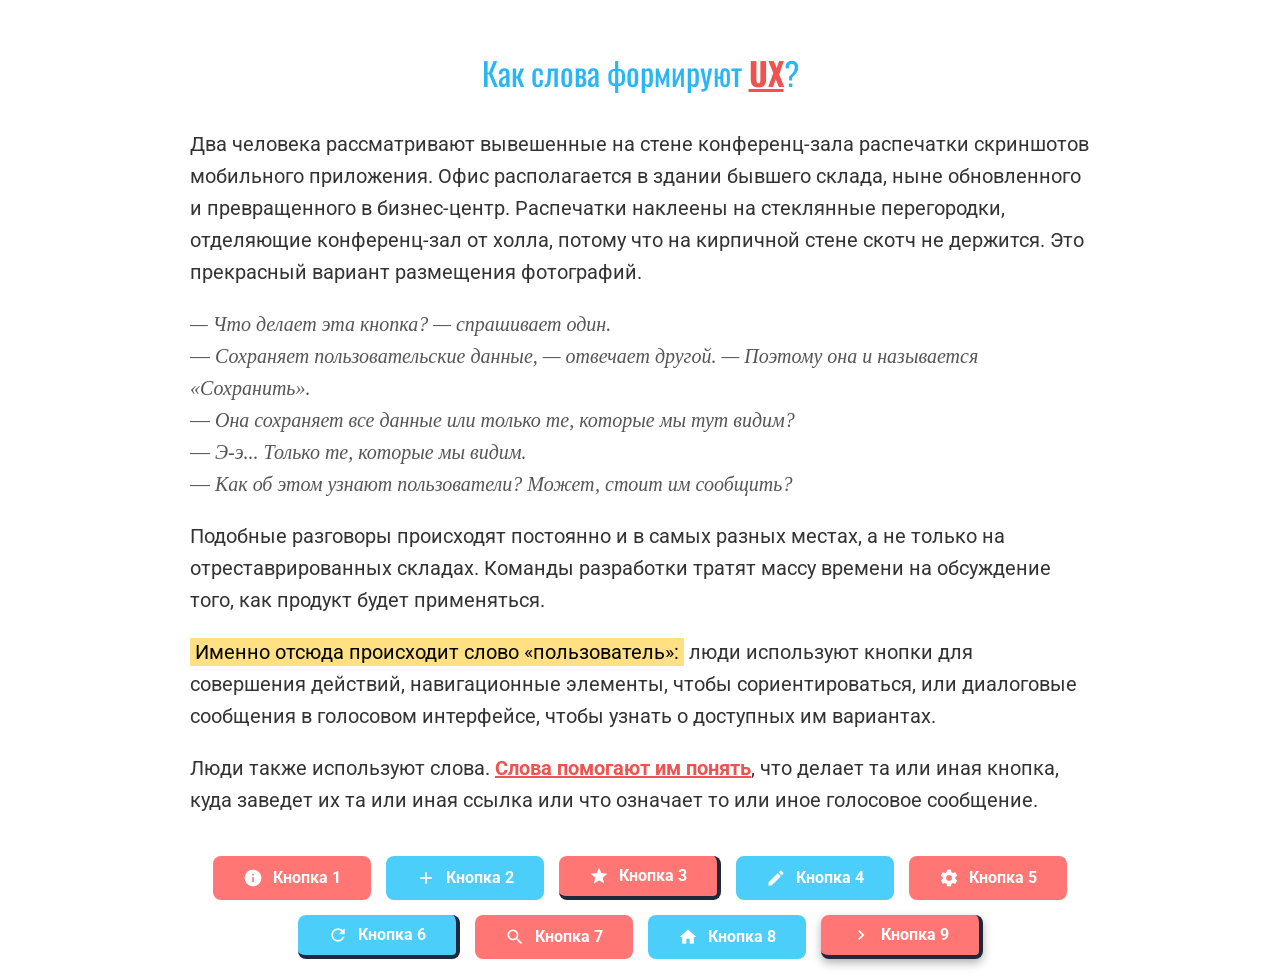
<file: Seminary/Task2/index.html>
<!DOCTYPE html>
<html lang="ru">
<head>
    <meta charset="UTF-8">
    <meta name="viewport" content="width=device-width, initial-scale=1.0">
    <title>Document</title>
    <link rel="stylesheet" href="main.css">
    <link rel="preconnect" href="https://fonts.googleapis.com">
    <link rel="preconnect" href="https://fonts.gstatic.com" crossorigin>
    <link href="https://fonts.googleapis.com/css2?family=Oswald:wght@200..700&family=Roboto:ital,wght@0,100..900;1,100..900&display=swap" rel="stylesheet">
    <link href="https://fonts.googleapis.com/icon?family=Material+Icons" rel="stylesheet">
</head>
<body>
    <h2 class="main-title">Как слова формируют <span>UX</span>?</h2>

    <p>Два человека рассматривают вывешенные на стене конференц-зала распечатки скриншотов мобильного приложения. Офис располагается в здании бывшего склада, ныне обновленного и превращенного в бизнес-центр. Распечатки наклеены на стеклянные перегородки, отделяющие конференц-зал от холла, потому что на кирпичной стене скотч не держится. Это прекрасный вариант размещения фотографий.</p>
    
    <p class="dialogue">
        <em>— Что делает эта кнопка? — спрашивает один.</em><br>
        — <em>Сохраняет пользовательские данные, — отвечает другой. — Поэтому она и называется «Сохранить».</em><br>
        — <em>Она сохраняет все данные или только те, которые мы тут видим?</em><br>
        — <em>Э-э... Только те, которые мы видим.</em><br>
        — <em>Как об этом узнают пользователи? Может, стоит им сообщить?</em>
    </p>

    <p>Подобные разговоры происходят постоянно и в самых разных местах, а не только на отреставрированных складах. Команды разработки тратят массу времени на обсуждение того, как продукт будет применяться.</p>
    
    <!-- Маркер по образцу -->
    <p><mark>Именно отсюда происходит слово «пользователь»:</mark> люди используют кнопки для совершения действий, навигационные элементы, чтобы сориентироваться, или диалоговые сообщения в голосовом интерфейсе, чтобы узнать о доступных им вариантах.</p>
    
    <!-- Красный текст по образцу -->
    <p>Люди также используют слова. <span class="red-text"><u>Слова помогают им понять</u></span>, что делает та или иная кнопка, куда заведет их та или иная ссылка или что означает то или иное голосовое сообщение.</p>

<div class="buttons-container">
    <button class="button"><span class="material-icons">info</span> Кнопка 1</button>
    <button class="button"><span class="material-icons">add</span> Кнопка 2</button>
    <button class="button"><span class="material-icons">star</span> Кнопка 3</button>
    <button class="button"><span class="material-icons">edit</span> Кнопка 4</button>
    <button class="button"><span class="material-icons">settings</span> Кнопка 5</button>
    <button class="button"><span class="material-icons">refresh</span> Кнопка 6</button>
    <button class="button"><span class="material-icons">search</span> Кнопка 7</button>
    <button class="button"><span class="material-icons">home</span> Кнопка 8</button>
    <button class="button"><span class="material-icons">chevron_right</span> Кнопка 9</button>
</div>
</body>
</html>
</file>
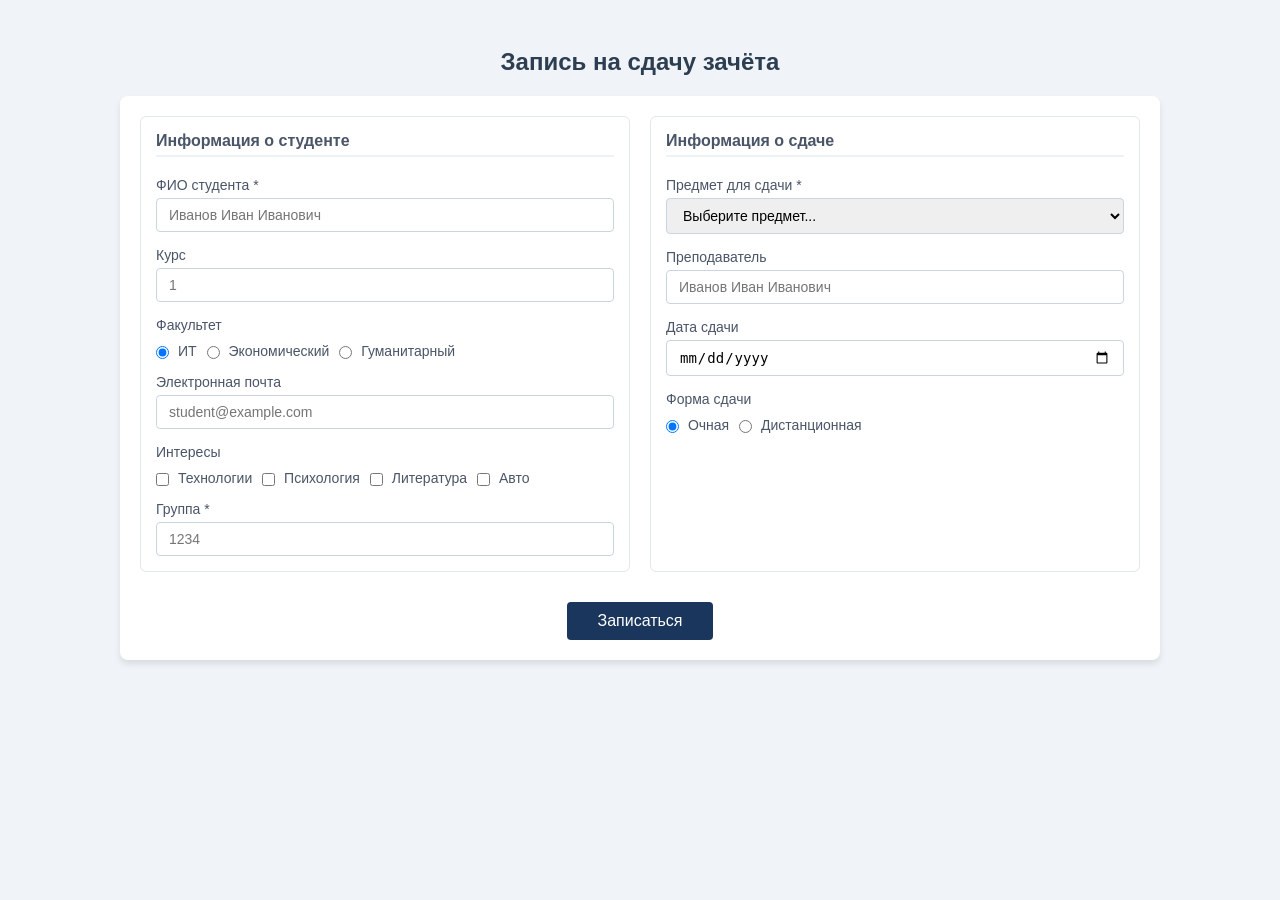
<file: Seminary/Task3.html>
<!DOCTYPE html>
<html lang="ru">
<head>
    <meta charset="UTF-8">
    <title>Запись на сдачу зачёта</title>
    <style>
        body {
            font-family: Arial, sans-serif;
            background-color: #f0f4f8;
            padding: 20px;
        }
        h2 {
            text-align: center;
            color: #2c3e50;
        }
        form {
            display: grid;
            grid-template-columns: 1fr 1fr;
            gap: 20px;
            max-width: 1000px;
            margin: 0 auto;
            background: #fff;
            padding: 20px;
            border-radius: 8px;
            box-shadow: 0 4px 6px rgba(0,0,0,0.1);
        }
        .column {
            display: flex;
            flex-direction: column;
            gap: 15px;
            padding: 15px;
            border: 1px solid #e2e8f0;
            border-radius: 6px;
            background-color: #ffffff;
        }
        .column-title {
            font-weight: bold;
            color: #4a5568;
            margin-bottom: 5px;
            border-bottom: 2px solid #edf2f7;
            padding-bottom: 5px;
        }
        .form-group {
            display: flex;
            flex-direction: column;
            gap: 5px;
        }
        .checkbox-group, .radio-group {
            display: flex;
            flex-wrap: wrap;
            gap: 10px;
            margin-top: 5px;
            align-items: center; /* Выравнивает всё по центру по вертикали */
        }
        .checkbox-group input, .radio-group input {
            vertical-align: middle; /* Центрирует сами кружки/квадратики */
            margin: 0 5px 0 0;       /* Убирает лишние отступы браузера */
        }

        label {
            font-size: 14px;
            color: #4a5568;
        }
        input[type="text"],
        input[type="number"],
        input[type="email"],
        input[type="date"],
        select {
            padding: 8px 12px;
            border: 1px solid #cbd5e1;
            border-radius: 4px;
            font-size: 14px;
            outline: none;
            transition: border-color 0.2s;
        }
        
        /* Стилизация валидации для ФИО, группы и преподавателя */
        .validated input:user-valid {
            border-color: #48bb78;
            background-color: #f0fff4;
        }
        .validated input:user-invalid {
            border-color: #f56565;
            background-color: #fff5f5;
        }
        
        /* Вывод сообщения об ошибке при помощи псевдокласса */
        .validated input:user-invalid + .error-msg {
            display: block;
        }
        .error-msg {
            display: none;
            font-size: 12px;
            color: #e53e3e;
            margin-top: 2px;
        }

        .btn-container {
            grid-column: 1 / -1;
            text-align: center;
            margin-top: 10px;
        }
        button {
            padding: 10px 30px;
            background-color: #1a365d;
            color: white;
            border: none;
            border-radius: 4px;
            font-size: 16px;
            cursor: pointer;
            transition: background-color 0.2s;
        }
        button:hover {
            background-color: #2a4365;
        }
    </style>
</head>
<body>

    <h2>Запись на сдачу зачёта</h2>

    <form>
        <div class="column">
            <div class="column-title">Информация о студенте</div>
            
            <div class="form-group validated">
                <label for="fullname">ФИО студента *</label>
                <input type="text" id="fullname" placeholder="Иванов Иван Иванович" maxlength="256" pattern="^[А-ЯЁ][а-яё]+\s[А-ЯЁ][а-яё]+\s[А-ЯЁ][а-яё]+$" title="Введите три слова на кириллице: Фамилия Имя Отчество" required autofocus>
                <span class="error-msg">Введите три слова на кириллице: Фамилия Имя Отчество</span>
            </div>

            <div class="form-group">
                <label for="course">Курс</label>
                <input type="number" id="course" placeholder="1" min="1" max="6">
            </div>

            <div class="form-group">
                <label>Факультет</label>
                <div class="radio-group">
                    <label><input type="radio" name="faculty" value="it" checked> ИТ</label>
                    <label><input type="radio" name="faculty" value="economic"> Экономический</label>
                    <label><input type="radio" name="faculty" value="humanitarian"> Гуманитарный</label>
                </div>
            </div>

            <div class="form-group">
                <label for="email">Электронная почта</label>
                <input type="email" id="email" placeholder="student@example.com" maxlength="256">
            </div>

            <div class="form-group">
                <label>Интересы</label>
                <div class="checkbox-group">
                    <label><input type="checkbox" name="interests" value="tech"> Технологии</label>
                    <label><input type="checkbox" name="interests" value="psychology"> Психология</label>
                    <label><input type="checkbox" name="interests" value="literature"> Литература</label>
                    <label><input type="checkbox" name="interests" value="auto"> Авто</label>
                </div>
            </div>

            <div class="form-group validated">
                <label for="group">Группа *</label>
                <input type="text" id="group" placeholder="1234" maxlength="4" pattern="\d{4}" title="Только цифры, 4 символа (например, 1234)" required>
                <span class="error-msg">Только цифры, 4 символа (например, 1234)</span>
            </div>
        </div>

        <div class="column">
            <div class="column-title">Информация о сдаче</div>

            <div class="form-group">
                <label for="subject">Предмет для сдачи *</label>
                <select id="subject" required>
                    <option value="" disabled selected>Выберите предмет...</option>
                    <option value="web">Веб-технологии</option>
                    <option value="db">Базы данных</option>
                    <option value="os">Операционные системы</option>
                </select>
            </div>

            <div class="form-group validated">
                <label for="teacher">Преподаватель</label>
                <input type="text" id="teacher" placeholder="Иванов Иван Иванович" maxlength="256" pattern="^[А-ЯЁ][а-яё]+\s[А-ЯЁ][а-яё]+\s[А-ЯЁ][а-яё]+$" title="Введите три слова на кириллице: Фамилия Имя Отчество">
                <span class="error-msg">Введите три слова на кириллице: Фамилия Имя Отчество</span>
            </div>

            <div class="form-group">
                <label for="date">Дата сдачи</label>
                <input type="date" id="date">
            </div>

            <div class="form-group">
                <label>Форма сдачи</label>
                <div class="radio-group">
                    <label><input type="radio" name="exam_form" value="online" checked> Очная</label>
                    <label><input type="radio" name="exam_form" value="offline"> Дистанционная</label>
                </div>
            </div>
        </div>

        <div class="btn-container">
            <button type="submit">Записаться</button>
        </div>
    </form>

</body>
</html>
</file>
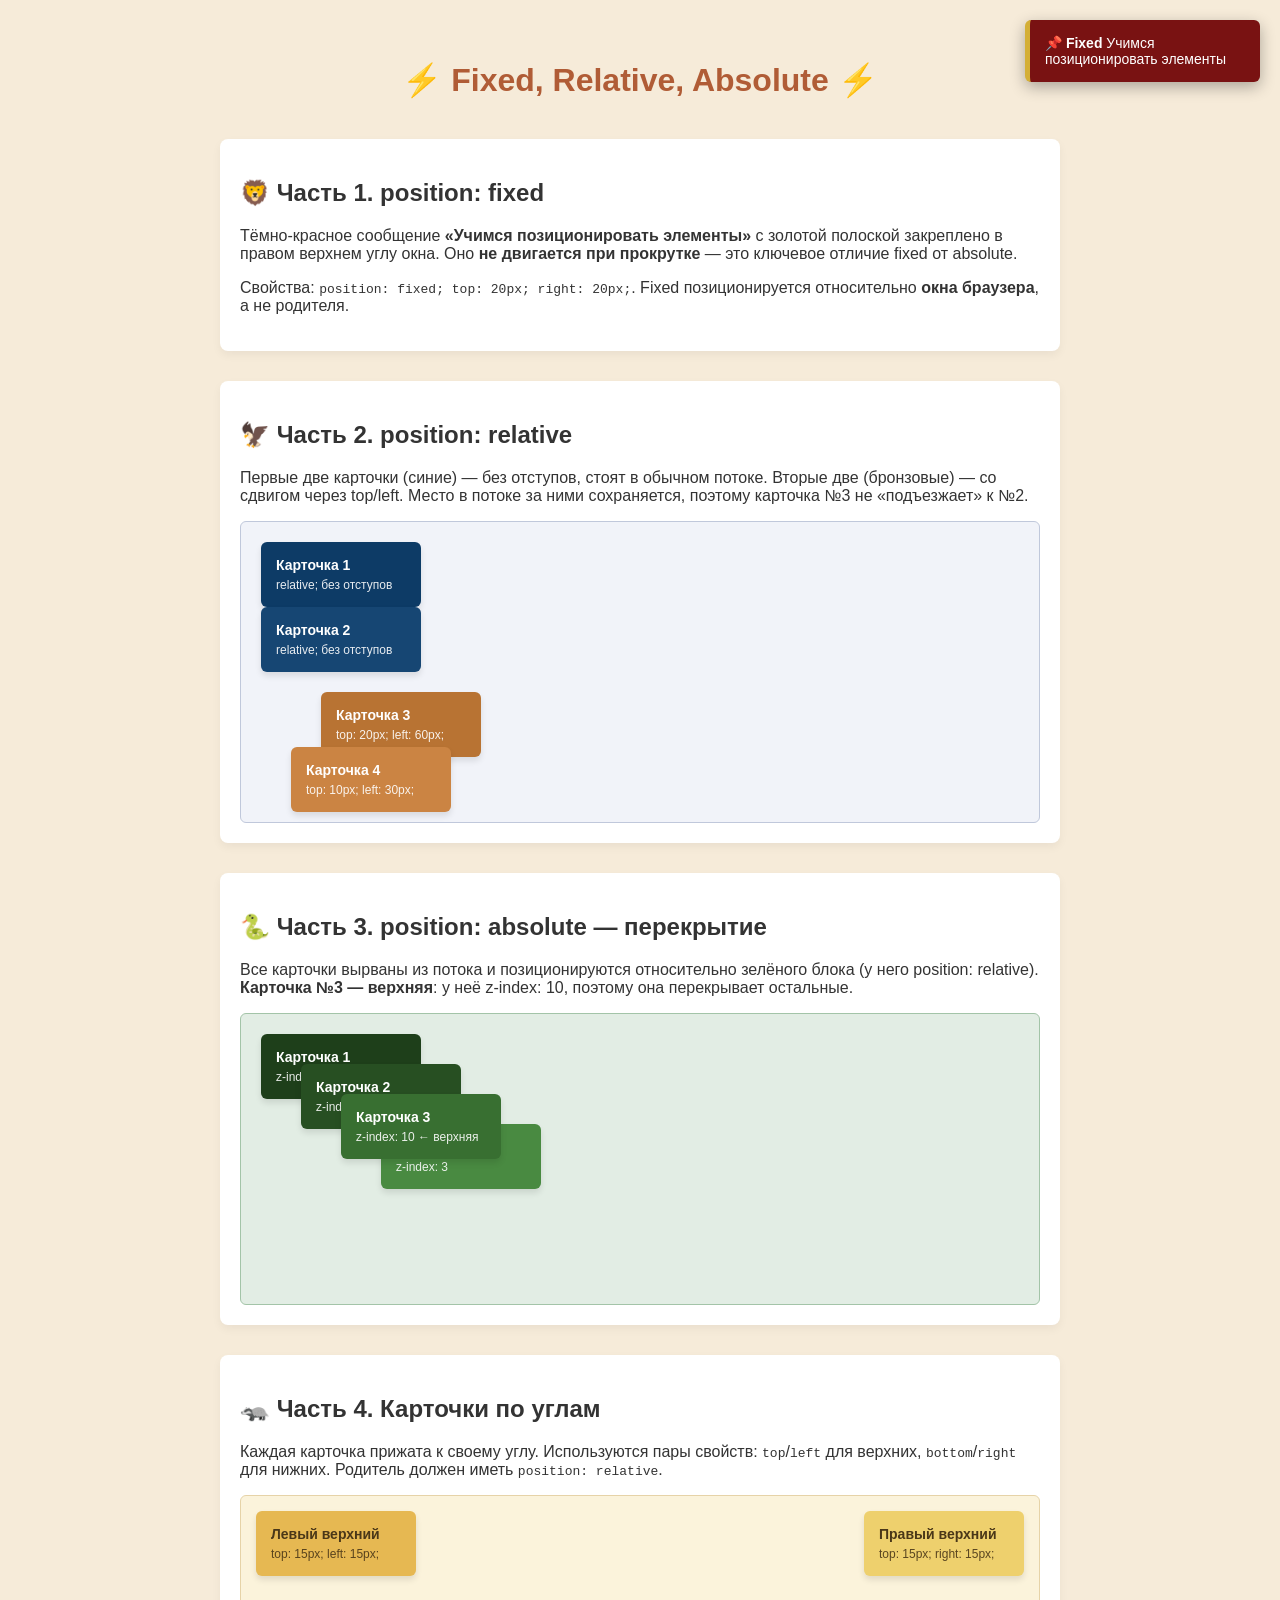
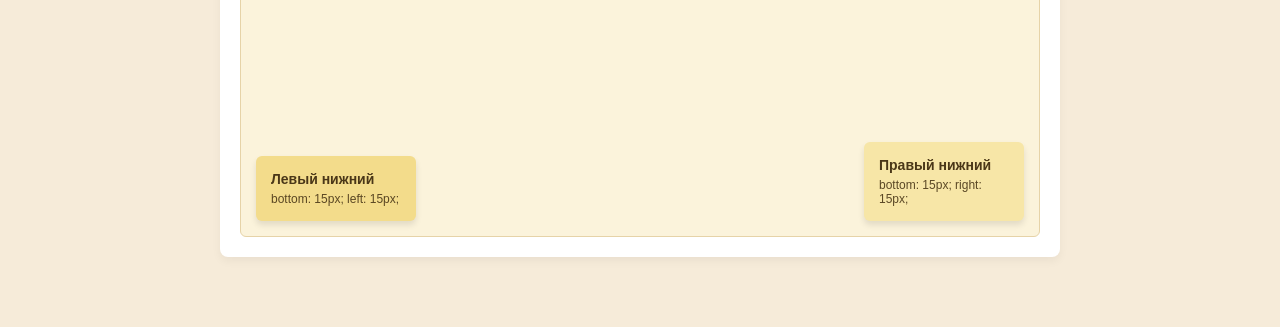
<file: Seminary/Task4.html>
<!DOCTYPE html>
<html lang="ru">
<head>
    <meta charset="UTF-8">
    <meta name="viewport" content="width=device-width, initial-scale=1.0">
    <title>Fixed, Relative, Absolute</title>
    <style>
        body {
            font-family: Arial, sans-serif;
            background-color: #f6ebd9;
            color: #333;
            margin: 0;
            padding: 40px 20px;
        }

        h1 {
            text-align: center;
            color: #b05c36;
            margin-bottom: 40px;
        }

        section {
            background-color: #fff;
            border-radius: 8px;
            padding: 20px;
            margin-bottom: 30px;
            box-shadow: 0 4px 10px rgba(0,0,0,0.05);
            max-width: 800px;
            margin-left: auto;
            margin-right: auto;
        }

        .container {
            background-color: #f1f3f9;
            border: 1px double #c0c8db;
            border-radius: 6px;
            padding: 20px;
            min-height: 100px;
        }

        .card {
            width: 130px;
            padding: 15px;
            border-radius: 6px;
            box-shadow: 0 4px 6px rgba(0,0,0,0.1);
            font-size: 14px;
        }
        .card strong {
            display: block;
            margin-bottom: 5px;
        }
        .card p {
            margin: 0;
            font-size: 12px;
            opacity: 0.9;
        }

        .fixed-banner {
            position: fixed;
            top: 20px;
            right: 20px;
            background-color: #791212;
            color: #fff;
            padding: 15px;
            border-radius: 6px;
            border-left: 5px solid #d4af37;
            box-shadow: 0 5px 15px rgba(0,0,0,0.3);
            z-index: 9999;
            max-width: 200px;
            font-size: 14px;
        }

        .relative-container {
            display: flex;
            flex-direction: column;
        }
        .card-p2-relative {
            position: relative;
        }

        .card-p2-c3 {
            top: 20px;
            left: 60px;
        }
        .card-p2-c4 {
            top: 10px;
            left: 30px;
        }

        .absolute-container-3 {
            position: relative;
            background-color: #e2ede4;
            border: 1px solid #a3c4a8;
            height: 250px;
        }
        .card-p3-absolute {
            position: absolute;
        }
        .card-p3-c1 { top: 20px; left: 20px; z-index: 1; }
        .card-p3-c2 { top: 50px; left: 60px; z-index: 2; }
        .card-p3-c4 { top: 110px; left: 140px; z-index: 3; }
        .card-p3-c3-top { 
            position: absolute;
            top: 80px; 
            left: 100px; 
            z-index: 10; 
        }

        .absolute-container-4 {
            position: relative;
            height: 300px;
            background-color: #fbf3db;
            border: 1px solid #e6d3a8;
        }
        .card-p4-absolute {
            position: absolute;
        }
        .card-p4-top-left { top: 15px; left: 15px; }
        .card-p4-top-right { top: 15px; right: 15px; }
        .card-p4-bottom-left { bottom: 15px; left: 15px; }
        .card-p4-bottom-right { bottom: 15px; right: 15px; }
    </style>
</head>
<body>

    <div class="fixed-banner">
        <strong>📌 Fixed</strong>
        Учимся позиционировать элементы
    </div>

    <h1>⚡ Fixed, Relative, Absolute ⚡</h1>

    <section>
        <h2>🦁 Часть 1. position: fixed</h2>
        <p>
            Тёмно-красное сообщение <strong>«Учимся позиционировать элементы»</strong> с золотой
            полоской закреплено в правом верхнем углу окна. Оно <strong>не двигается при
            прокрутке</strong> — это ключевое отличие fixed от absolute.
        </p>
        <p>
            Свойства: <code>position: fixed; top: 20px; right: 20px;</code>.
            Fixed позиционируется относительно <strong>окна браузера</strong>, а не родителя.
        </p>
    </section>

    <section>
        <h2>🦅 Часть 2. position: relative</h2>
        <p>
            Первые две карточки (синие) — без отступов, стоят в обычном потоке.
            Вторые две (бронзовые) — со сдвигом через top/left. Место в потоке за ними
            сохраняется, поэтому карточка №3 не «подъезжает» к №2.
        </p>

        <div class="container relative-container">
            <div class="card card-p2-relative" style="background-color: #0d3b66; color: #fff;">
                <strong>Карточка 1</strong>
                <p>relative; без отступов</p>
            </div>

            <div class="card card-p2-relative" style="background-color: #164673; color: #fff;">
                <strong>Карточка 2</strong>
                <p>relative; без отступов</p>
            </div>

            <div class="card card-p2-relative card-p2-c3" style="background-color: #b87333; color: #fff;">
                <strong>Карточка 3</strong>
                <p>top: 20px; left: 60px;</p>
            </div>

            <div class="card card-p2-relative card-p2-c4" style="background-color: #cb8443; color: #fff;">
                <strong>Карточка 4</strong>
                <p>top: 10px; left: 30px;</p>
            </div>
        </div>
    </section>

    <section>
        <h2>🐍 Часть 3. position: absolute — перекрытие</h2>
        <p>
            Все карточки вырваны из потока и позиционируются относительно зелёного блока
            (у него position: relative). <strong>Карточка №3 — верхняя</strong>:
            у неё z-index: 10, поэтому она перекрывает остальные.
        </p>

        <div class="container absolute-container-3">
            <div class="card card-p3-absolute card-p3-c1" style="background-color: #1e3f1a; color: #fff;">
                <strong>Карточка 1</strong>
                <p>z-index: 1</p>
            </div>
            <div class="card card-p3-absolute card-p3-c2" style="background-color: #274f22; color: #fff;">
                <strong>Карточка 2</strong>
                <p>z-index: 2</p>
            </div>
            <div class="card card-p3-c3-top" style="background-color: #386f31; color: #fff;">
                <strong>Карточка 3</strong>
                <p>z-index: 10 ← верхняя</p>
            </div>
            <div class="card card-p3-absolute card-p3-c4" style="background-color: #498a41; color: #fff;">
                <strong>Карточка 4</strong>
                <p>z-index: 3</p>
            </div>
        </div>
    </section>

    <section>
        <h2>🦡 Часть 4. Карточки по углам</h2>
        <p>
            Каждая карточка прижата к своему углу. Используются пары свойств:
            <code>top</code>/<code>left</code> для верхних, <code>bottom</code>/<code>right</code>
            для нижних. Родитель должен иметь <code>position: relative</code>.
        </p>

        <div class="container absolute-container-4">
            <div class="card card-p4-absolute card-p4-top-left" style="background-color: #e6b852; color: #4a3718;">
                <strong>Левый верхний</strong>
                <p>top: 15px; left: 15px;</p>
            </div>
            <div class="card card-p4-absolute card-p4-top-right" style="background-color: #eed06d; color: #4a3718;">
                <strong>Правый верхний</strong>
                <p>top: 15px; right: 15px;</p>
            </div>
            <div class="card card-p4-absolute card-p4-bottom-left" style="background-color: #f3dc8b; color: #4a3718;">
                <strong>Левый нижний</strong>
                <p>bottom: 15px; left: 15px;</p>
            </div>
            <div class="card card-p4-absolute card-p4-bottom-right" style="background-color: #f7e6a7; color: #4a3718;">
                <strong>Правый нижний</strong>
                <p>bottom: 15px; right: 15px;</p>
            </div>
        </div>
    </section>

</body>
</html>
</file>
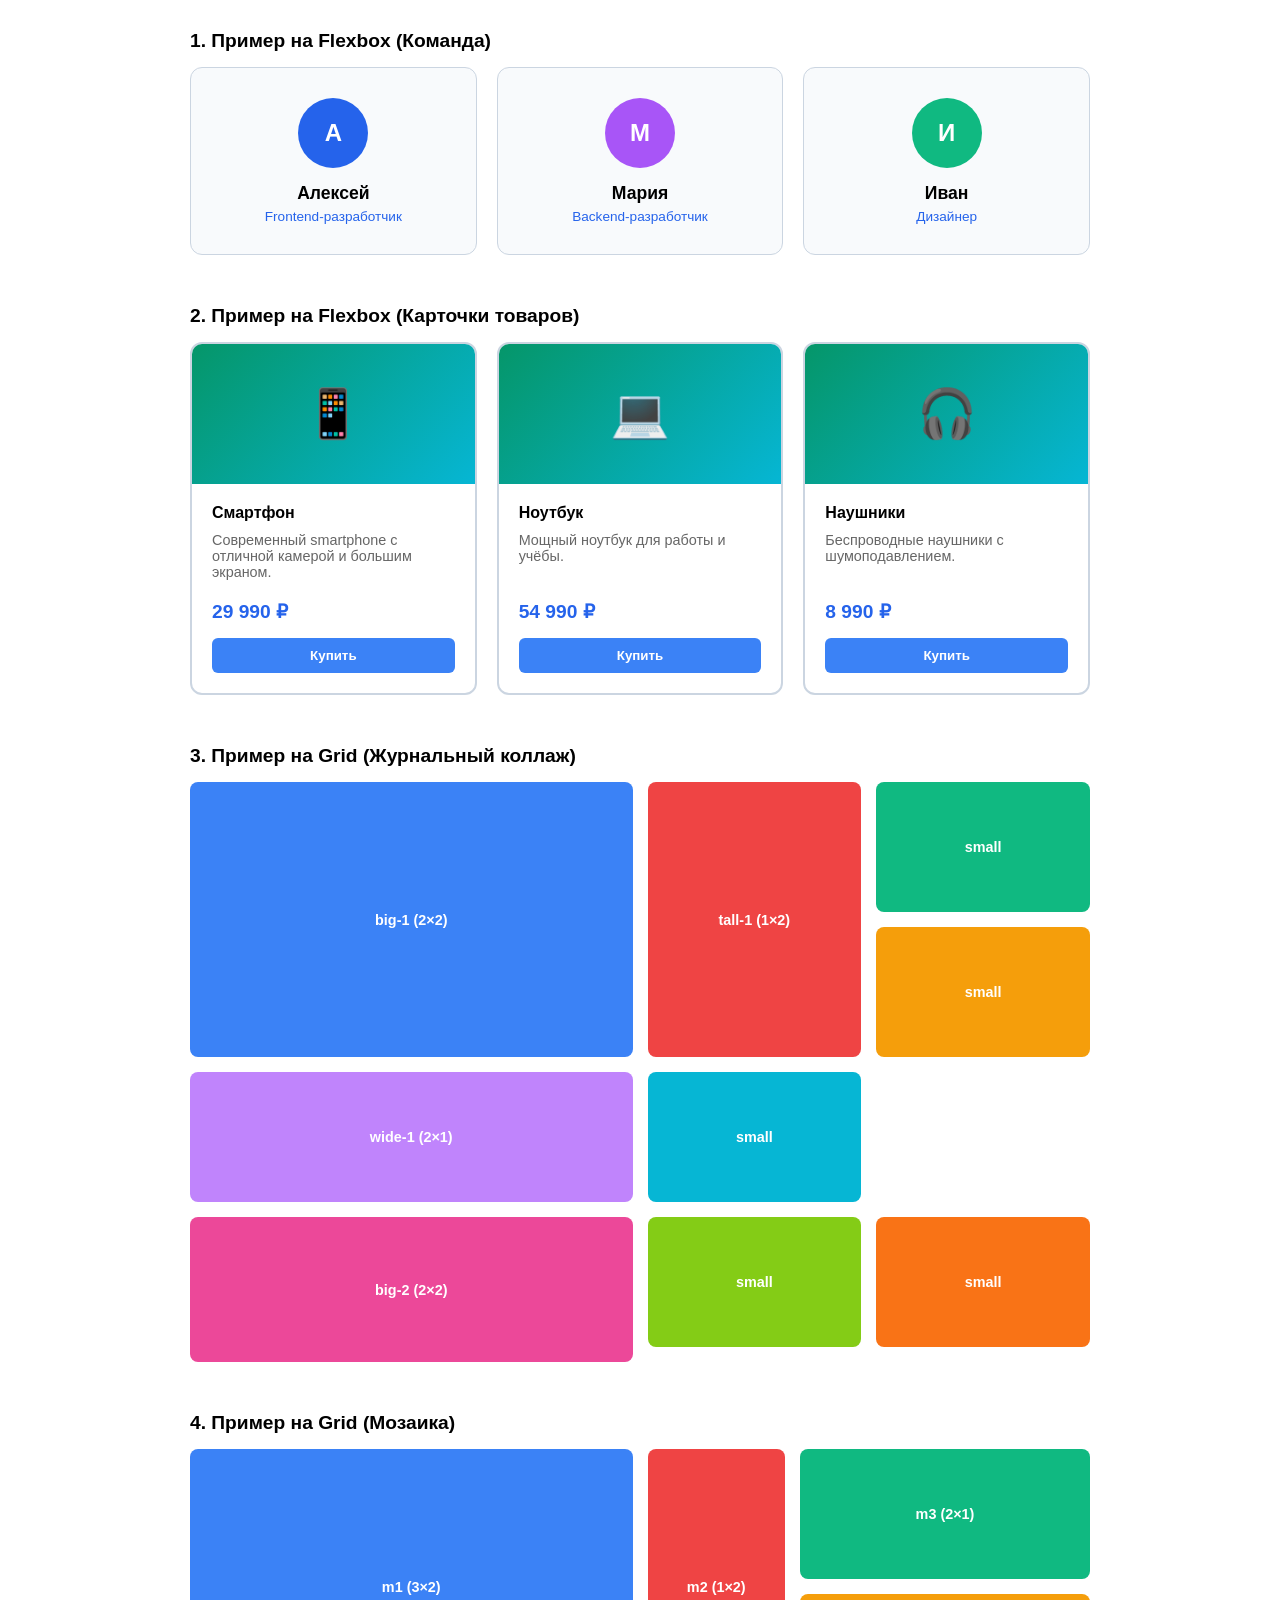
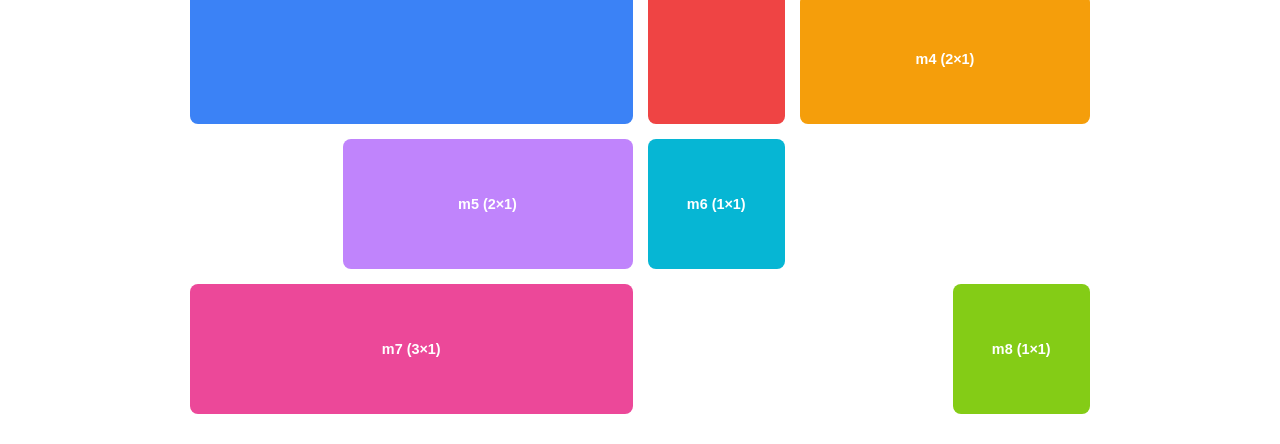
<file: Seminary/Task5.html>
<!DOCTYPE html>
<html lang="ru">
<head>
    <meta charset="UTF-8">
    <meta name="viewport" content="width=device-width, initial-scale=1.0">
    <title>Макеты Flex и Grid</title>
    <style>
        * {
            box-sizing: border-box;
            margin: 0;
            padding: 0;
            font-family: Arial, sans-serif;
        }

        body {
            padding: 30px 20px;
            background-color: #ffffff;
            display: flex;
            flex-direction: column;
            gap: 50px;
            align-items: center;
        }

        .container-wrapper {
            width: 100%;
            max-width: 900px;
        }

        h2 {
            font-size: 1.2rem;
            color: #000000;
            margin-bottom: 15px;
            font-weight: bold;
        }

        .team-container {
            display: flex;
            gap: 20px;
        }

        .team-card {
            flex: 1;
            background: #f8fafc;
            border: 1px solid #cbd5e1;
            border-radius: 12px;
            padding: 30px 20px;
            display: flex;
            flex-direction: column;
            align-items: center;
            text-align: center;
        }

        .avatar {
            width: 70px;
            height: 70px;
            border-radius: 50%;
            display: flex;
            align-items: center;
            justify-content: center;
            color: #fff;
            font-weight: bold;
            font-size: 1.5rem;
            margin-bottom: 15px;
        }

        .avatar.alex { background: #2563eb; }
        .avatar.maria { background: #a855f7; }
        .avatar.ivan { background: #10b981; }

        .team-card h4 {
            font-size: 1.1rem;
            margin-bottom: 5px;
        }

        .team-card p {
            font-size: 0.85rem;
            color: #2563eb;
        }

        .products-container {
            display: flex;
            gap: 20px;
        }

        .product-card {
            flex: 1;
            background: #ffffff;
            border: 2px solid #cbd5e1;
            border-radius: 12px;
            overflow: hidden;
            display: flex;
            flex-direction: column;
        }

        .product-image-holder {
            height: 140px;
            background: linear-gradient(135deg, #059669, #06b6d4);
            display: flex;
            align-items: center;
            justify-content: center;
            font-size: 3rem;
        }

        .product-content {
            padding: 20px;
            display: flex;
            flex-direction: column;
            flex-grow: 1;
        }

        .product-content h4 {
            margin-bottom: 10px;
        }

        .product-content p {
            font-size: 0.9rem;
            color: #666;
            margin-bottom: 20px;
            flex-grow: 1;
        }

        .product-price {
            font-weight: bold;
            font-size: 1.2rem;
            color: #2563eb;
            margin-bottom: 15px;
        }

        .buy-btn {
            background: #3b82f6;
            color: #fff;
            border: none;
            padding: 10px;
            border-radius: 6px;
            font-weight: bold;
            cursor: pointer;
            width: 100%;
        }
        
        .grid-item {
            color: #fff;
            font-weight: bold;
            font-size: 0.9rem;
            display: flex;
            align-items: center;
            justify-content: center;
            border-radius: 8px;
            padding: 15px;
            text-align: center;
        }

        .collage-grid {
            display: grid;
            grid-template-columns: repeat(4, 1fr);
            grid-template-rows: repeat(4, 130px);
            gap: 15px;
        }

        .collage-grid .big-1   { grid-column: 1 / 3; grid-row: 1 / 3; background: #3b82f6; }
        .collage-grid .tall-1  { grid-column: 3 / 4; grid-row: 1 / 3; background: #ef4444; }
        .collage-grid .small-1 { grid-column: 4 / 5; grid-row: 1 / 2; background: #10b981; }
        .collage-grid .small-2 { grid-column: 4 / 5; grid-row: 2 / 3; background: #f59e0b; }
        .collage-grid .wide-1  { grid-column: 1 / 3; grid-row: 3 / 4; background: #c084fc; }
        .collage-grid .small-3 { grid-column: 3 / 4; grid-row: 3 / 4; background: #06b6d4; }
        .collage-grid .big-2   { grid-column: 1 / 3; grid-row: 4 / 6; background: #ec4899; }
        .collage-grid .small-4 { grid-column: 3 / 4; grid-row: 4 / 5; background: #84cc16; }
        .collage-grid .small-5 { grid-column: 4 / 5; grid-row: 4 / 5; background: #f97316; }

        .mosaic-grid {
            display: grid;
            grid-template-columns: repeat(6, 1fr);
            grid-template-rows: repeat(4, 130px);
            gap: 15px;
        }

        .mosaic-grid .m1 { grid-column: 1 / 4; grid-row: 1 / 3; background: #3b82f6; }
        .mosaic-grid .m2 { grid-column: 4 / 5; grid-row: 1 / 3; background: #ef4444; }
        .mosaic-grid .m3 { grid-column: 5 / 7; grid-row: 1 / 2; background: #10b981; }
        .mosaic-grid .m4 { grid-column: 5 / 7; grid-row: 2 / 3; background: #f59e0b; }
        .mosaic-grid .m5 { grid-column: 2 / 4; grid-row: 3 / 4; background: #c084fc; }
        .mosaic-grid .m6 { grid-column: 4 / 5; grid-row: 3 / 4; background: #06b6d4; }
        .mosaic-grid .m7 { grid-column: 1 / 4; grid-row: 4 / 5; background: #ec4899; }
        .mosaic-grid .m8 { grid-column: 6 / 7; grid-row: 4 / 5; background: #84cc16; }

        @media (max-width: 768px) {
            .team-container,
            .products-container {
                flex-direction: column;
            }

            .collage-grid,
            .mosaic-grid {
                display: flex;
                flex-direction: column;
                gap: 15px;
            }

            .grid-item {
                height: 120px;
            }
        }
    </style>
</head>
<body>

    <div class="container-wrapper">
        <h2>1. Пример на Flexbox (Команда)</h2>
        <div class="team-container">
            <div class="team-card">
                <div class="avatar alex">А</div>
                <h4>Алексей</h4>
                <p>Frontend-разработчик</p>
            </div>
            <div class="team-card">
                <div class="avatar maria">М</div>
                <h4>Мария</h4>
                <p>Backend-разработчик</p>
            </div>
            <div class="team-card">
                <div class="avatar ivan">И</div>
                <h4>Иван</h4>
                <p>Дизайнер</p>
            </div>
        </div>
    </div>

    <div class="container-wrapper">
        <h2>2. Пример на Flexbox (Карточки товаров)</h2>
        <div class="products-container">
            <div class="product-card">
                <div class="product-image-holder">📱</div>
                <div class="product-content">
                    <h4>Смартфон</h4>
                    <p>Современный smartphone с отличной камерой и большим экраном.</p>
                    <div class="product-price">29 990 ₽</div>
                    <button class="buy-btn">Купить</button>
                </div>
            </div>
            <div class="product-card">
                <div class="product-image-holder">💻</div>
                <div class="product-content">
                    <h4>Ноутбук</h4>
                    <p>Мощный ноутбук для работы и учёбы.</p>
                    <div class="product-price">54 990 ₽</div>
                    <button class="buy-btn">Купить</button>
                </div>
            </div>
            <div class="product-card">
                <div class="product-image-holder">🎧</div>
                <div class="product-content">
                    <h4>Наушники</h4>
                    <p>Беспроводные наушники с шумоподавлением.</p>
                    <div class="product-price">8 990 ₽</div>
                    <button class="buy-btn">Купить</button>
                </div>
            </div>
        </div>
    </div>

    <div class="container-wrapper">
        <h2>3. Пример на Grid (Журнальный коллаж)</h2>
        <div class="collage-grid">
            <div class="grid-item big-1">big-1 (2×2)</div>
            <div class="grid-item tall-1">tall-1 (1×2)</div>
            <div class="grid-item small-1">small</div>
            <div class="grid-item small-2">small</div>
            <div class="grid-item wide-1">wide-1 (2×1)</div>
            <div class="grid-item small-3">small</div>
            <div class="grid-item big-2">big-2 (2×2)</div>
            <div class="grid-item small-4">small</div>
            <div class="grid-item small-5">small</div>
        </div>
    </div>

    <div class="container-wrapper">
        <h2>4. Пример на Grid (Мозаика)</h2>
        <div class="mosaic-grid">
            <div class="grid-item m1">m1 (3×2)</div>
            <div class="grid-item m2">m2 (1×2)</div>
            <div class="grid-item m3">m3 (2×1)</div>
            <div class="grid-item m4">m4 (2×1)</div>
            <div class="grid-item m5">m5 (2×1)</div>
            <div class="grid-item m6">m6 (1×1)</div>
            <div class="grid-item m7">m7 (3×1)</div>
            <div class="grid-item m8">m8 (1×1)</div>
        </div>
    </div>

</body>
</html>
</file>
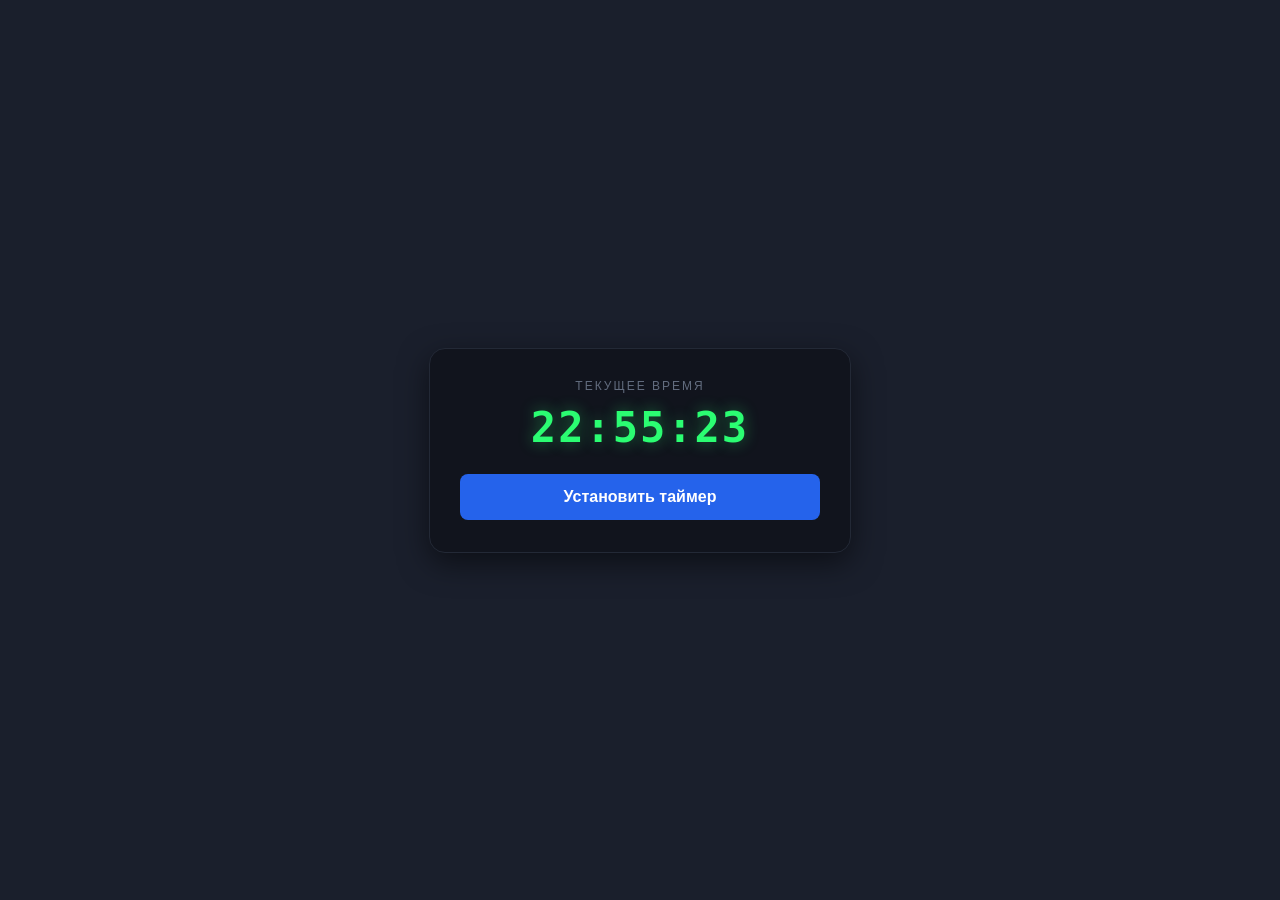
<file: Seminary/Task6.html>
<!DOCTYPE html>
<html lang="ru">
<head>
    <meta charset="UTF-8">
    <meta name="viewport" content="width=device-width, initial-scale=1.0">
    <title>Задание 6. Таймер и Popup</title>
    <style>
        body {
            margin: 0;
            padding: 0;
            font-family: 'Arial', sans-serif;
            background-color: #1a1f2c;
            display: flex;
            justify-content: center;
            align-items: center;
            height: 100vh;
            color: #ffffff;
        }

        .timer-card {
            background-color: #11141d;
            border-radius: 16px;
            padding: 30px;
            width: 360px;
            text-align: center;
            box-shadow: 0 10px 30px rgba(0, 0, 0, 0.5);
            border: 1px solid #232936;
        }

        .card-label {
            font-size: 12px;
            letter-spacing: 2px;
            color: #626c7e;
            margin-bottom: 10px;
        }

        .digital-display {
            font-family: monospace;
            font-size: 42px;
            font-weight: bold;
            letter-spacing: 2px;
            margin-bottom: 20px;
        }

        .clock-display {
            color: #2bfd72;
            text-shadow: 0 0 15px rgba(43, 253, 114, 0.4);
        }

        .countdown-display {
            color: #ff4a4a;
            text-shadow: 0 0 15px rgba(255, 74, 74, 0.4);
            margin-bottom: 0;
        }

        .control-container {
            min-height: 50px;
            display: flex;
            justify-content: center;
            align-items: center;
        }

        .btn {
            width: 100%;
            padding: 14px;
            border: none;
            border-radius: 8px;
            font-size: 16px;
            font-weight: bold;
            cursor: pointer;
            transition: background 0.2s, transform 0.1s;
        }

        .btn:active {
            transform: scale(0.98);
        }

        .btn-blue {
            background-color: #2563eb;
            color: #ffffff;
        }

        .btn-blue:hover {
            background-color: #1d4ed8;
        }

        .btn-green {
            background-color: #10b981;
            color: #ffffff;
        }

        .btn-green:hover {
            background-color: #059669;
        }

        .modal-overlay {
            position: fixed;
            top: 0;
            left: 0;
            width: 100%;
            height: 100%;
            background-color: rgba(0, 0, 0, 0.6);
            backdrop-filter: blur(4px);
            display: flex;
            justify-content: center;
            align-items: center;
            z-index: 1000;
        }

        .modal-content {
            background-color: #11141d;
            border-radius: 16px;
            padding: 30px;
            width: 320px;
            position: relative;
            border: 1px solid #232936;
            text-align: center;
        }

        .close-btn {
            position: absolute;
            top: 15px;
            right: 15px;
            background: none;
            border: none;
            color: #626c7e;
            font-size: 24px;
            cursor: pointer;
        }

        .close-btn:hover {
            color: #ffffff;
        }

        .modal-title {
            font-size: 16px;
            letter-spacing: 1px;
            color: #10b981;
            margin-top: 10px;
            margin-bottom: 25px;
        }

        .input-group {
            text-align: left;
            margin-bottom: 25px;
        }

        .input-group label {
            display: block;
            font-size: 12px;
            color: #626c7e;
            margin-bottom: 8px;
        }

        .input-group input {
            width: 100%;
            box-sizing: border-box;
            padding: 12px;
            background-color: #090b11;
            border: 1px solid #232936;
            border-radius: 8px;
            color: #ffffff;
            font-size: 16px;
            text-align: center;
        }

        .input-group input:focus {
            outline: none;
            border-color: #10b981;
        }

        .hidden {
            display: none !important;
        }
    </style>
</head>
<body>

    <div class="timer-card">
        <div class="card-label">ТЕКУЩЕЕ ВРЕМЯ</div>
        <div id="clock" class="digital-display clock-display">00:00:00</div>
        
        <div class="control-container">
            <button id="open-modal-btn" class="btn btn-blue">Установить таймер</button>
            <div id="countdown-display" class="digital-display countdown-display hidden">00:00:00</div>
        </div>
    </div>

    <div id="modal" class="modal-overlay hidden">
        <div class="modal-content">
            <button id="close-modal-btn" class="close-btn">&times;</button>
            <h2 class="modal-title">УСТАНОВИТЬ ТАЙМЕР</h2>
            
            <div class="input-group">
                <label for="seconds-input">Количество секунд</label>
                <input type="number" id="seconds-input" min="0" max="9999" placeholder="60">
            </div>
            
            <button id="start-timer-btn" class="btn btn-green">СТАРТ</button>
        </div>
    </div>

    <script>
        const clockDisplay = document.getElementById('clock');
        const countdownDisplay = document.getElementById('countdown-display');
        const openModalBtn = document.getElementById('open-modal-btn');
        const modal = document.getElementById('modal');
        const closeModalBtn = document.getElementById('close-modal-btn');
        const startTimerBtn = document.getElementById('start-timer-btn');
        const secondsInput = document.getElementById('seconds-input');

        let countdownInterval = null;

        function updateClock() {
            const now = new Date();
            const hours = String(now.getHours()).padStart(2, '0');
            const minutes = String(now.getMinutes()).padStart(2, '0');
            const seconds = String(now.getSeconds()).padStart(2, '0');
            clockDisplay.textContent = `${hours}:${minutes}:${seconds}`;
        }
        setInterval(updateClock, 1000);
        updateClock();

        openModalBtn.addEventListener('click', () => {
            modal.classList.remove('hidden');
            secondsInput.value = ''; 
            secondsInput.focus();
        });

        function closeModal() {
            modal.classList.add('hidden');
        }

        closeModalBtn.addEventListener('click', closeModal);
        
        modal.addEventListener('click', (e) => {
            if (e.target === modal) closeModal();
        });

        function formatTime(totalSeconds) {
            const hrs = Math.floor(totalSeconds / 3600);
            const mins = Math.floor((totalSeconds % 3600) / 60);
            const secs = totalSeconds % 60;
            
            return [
                String(hrs).padStart(2, '0'),
                String(mins).padStart(2, '0'),
                String(secs).padStart(2, '0')
            ].join(':');
        }

        startTimerBtn.addEventListener('click', () => {
            let secondsVal = parseInt(secondsInput.value, 10);

            if (isNaN(secondsVal) || secondsVal < 0 || secondsVal > 9999) {
                alert('Пожалуйста, введите корректное число секунд от 0 до 9999.');
                return;
            }

            closeModal();

            openModalBtn.classList.add('hidden');
            countdownDisplay.classList.remove('hidden');

            if (countdownInterval) clearInterval(countdownInterval);
            countdownDisplay.textContent = formatTime(secondsVal);

            countdownInterval = setInterval(() => {
                secondsVal--;

                if (secondsVal >= 0) {
                    countdownDisplay.textContent = formatTime(secondsVal);
                }

                if (secondsVal < 0) {
                    clearInterval(countdownInterval);
                    
                    setTimeout(() => {
                        alert('Таймер завершён!');
                        resetToInitialState();
                    }, 50);
                }
            }, 1000);
        });

        function resetToInitialState() {
            if (countdownInterval) clearInterval(countdownInterval);
            countdownDisplay.classList.add('hidden');
            openModalBtn.classList.remove('hidden');
        }
    </script>
</body>
</html>
</file>
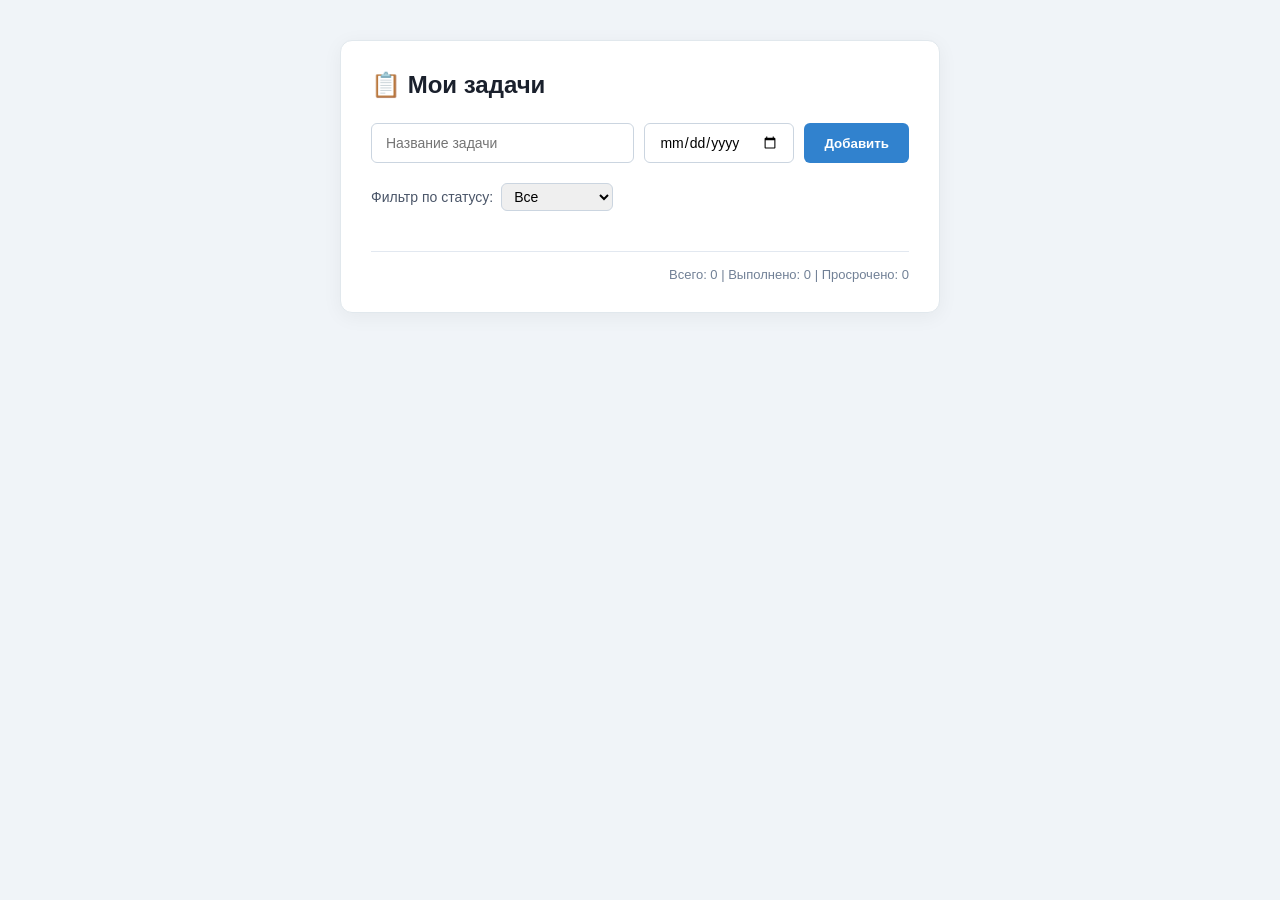
<file: Seminary/Task9.html>
<!DOCTYPE html>
<html lang="ru">
<head>
    <meta charset="UTF-8">
    <meta name="viewport" content="width=device-width, initial-scale=1.0">
    <title>Мои задачи</title>
    <style>
        * {
            box-sizing: border-box;
            font-family: -apple-system, BlinkMacSystemFont, "Segoe UI", Roboto, sans-serif;
        }
        body {
            background-color: #f0f4f8;
            display: flex;
            justify-content: center;
            align-items: flex-start;
            padding: 40px 20px;
            margin: 0;
            min-height: 100vh;
        }
        .app-container {
            background: #ffffff;
            border-radius: 12px;
            box-shadow: 0 4px 20px rgba(0, 0, 0, 0.05);
            width: 100%;
            max-width: 600px;
            padding: 30px;
            border: 1px solid #e1e8ed;
        }
        .header {
            display: flex;
            align-items: center;
            gap: 10px;
            font-size: 24px;
            font-weight: bold;
            color: #1a202c;
            margin-bottom: 24px;
        }
        .task-form {
            display: flex;
            gap: 10px;
            margin-bottom: 20px;
        }
        input[type="text"], input[type="date"], select {
            padding: 10px 14px;
            border: 1px solid #cbd5e0;
            border-radius: 6px;
            font-size: 14px;
            outline: none;
        }
        input[type="text"] {
            flex: 1;
        }
        input[type="date"] {
            width: 150px;
        }
        button {
            background-color: #3182ce;
            color: white;
            border: none;
            padding: 10px 20px;
            border-radius: 6px;
            font-weight: 600;
            cursor: pointer;
            transition: background 0.2s;
        }
        button:hover {
            background-color: #2b6cb0;
        }
        .filter-container {
            margin-bottom: 20px;
            font-size: 14px;
            color: #4a5568;
            display: flex;
            align-items: center;
            gap: 8px;
        }
        .filter-container select {
            padding: 4px 8px;
        }
        .error-message {
            color: #e53e3e;
            font-size: 13px;
            margin-top: -15px;
            margin-bottom: 15px;
            display: none;
        }
        .task-list {
            display: flex;
            flex-direction: column;
            gap: 12px;
        }
        .task-item {
            display: flex;
            justify-content: space-between;
            align-items: center;
            padding: 14px 16px;
            background: #f7fafc;
            border: 1px solid #e2e8f0;
            border-radius: 8px;
            transition: all 0.2s;
        }
        .task-item.overdue {
            border-color: #feb2b2;
            background-color: #fff5f5;
        }
        .task-info {
            display: flex;
            flex-direction: column;
            gap: 4px;
        }
        .task-title {
            font-weight: 500;
            color: #2d3748;
            word-break: break-word;
        }
        .task-date {
            font-size: 12px;
            color: #718096;
            display: flex;
            align-items: center;
            gap: 4px;
        }
        .task-actions {
            display: flex;
            align-items: center;
            gap: 10px;
        }
        .btn-delete {
            background-color: #e53e3e;
            padding: 8px 14px;
            font-size: 13px;
        }
        .btn-delete:hover {
            background-color: #c53030;
        }
        .stats {
            margin-top: 20px;
            padding-top: 15px;
            border-top: 1px solid #e2e8f0;
            text-align: right;
            font-size: 13px;
            color: #718096;
        }
    </style>
</head>
<body>

<div class="app-container">
    <div class="header">📋 Мои задачи</div>
    
    <form class="task-form" id="taskForm" onsubmit="addTask(event)">
        <input type="text" id="taskTitle" placeholder="Название задачи" minlength="1" maxlength="100">
        <input type="date" id="taskDate">
        <button type="submit">Добавить</button>
    </form>
    <div class="error-message" id="errorMessage">Заполните название (до 100 симв.) и выберите корректную дату!</div>

    <div class="filter-container">
        <label for="statusFilter">Фильтр по статусу:</label>
        <select id="statusFilter" onchange="render()">
            <option value="all">Все</option>
            <option value="todo">В работе</option>
            <option value="done">Выполнено</option>
            <option value="postponed">Отложено</option>
        </select>
    </div>

    <div class="task-list" id="taskList"></div>

    <div class="stats" id="statsCounter">Всего: 0 | Выполнено: 0 | Просрочено: 0</div>
</div>

<script>
    let tasks = JSON.parse(localStorage.getItem('tasks')) || [];

    function saveToLocalStorage() {
        localStorage.setItem('tasks', JSON.stringify(tasks));
    }

    function formatDate(dateStr) {
        const [year, month, day] = dateStr.split('-');
        return `${day}.${month}.${year}`;
    }

    function addTask(event) {
        event.preventDefault();
        
        const titleInput = document.getElementById('taskTitle');
        const dateInput = document.getElementById('taskDate');
        const errorDiv = document.getElementById('errorMessage');

        const title = titleInput.value.trim();
        const date = dateInput.value;

        if (!title || title.length > 100 || !date) {
            errorDiv.style.display = 'block';
            return;
        }
        errorDiv.style.display = 'none';

        const newTask = {
            id: Date.now(),
            title: title,
            date: date,
            status: 'todo'
        };

        tasks.push(newTask);
        saveToLocalStorage();
        render();

        titleInput.value = '';
        dateInput.value = '';
    }

    function deleteTask(id) {
        const task = tasks.find(t => t.id === id);
        if (task && confirm(`Удалить задачу "${task.title}"?`)) {
            tasks = tasks.filter(t => t.id !== id);
            saveToLocalStorage();
            render();
        }
    }

    function changeStatus(id, newStatus) {
        const task = tasks.find(t => t.id === id);
        if (task) {
            task.status = newStatus;
            saveToLocalStorage();
            render();
        }
    }

    function render() {
        const taskList = document.getElementById('taskList');
        const filterValue = document.getElementById('statusFilter').value;
        const todayStr = new Date().toISOString().split('T')[0];

        tasks.sort((a, b) => new Date(a.date) - new Date(b.date));

        const filteredTasks = tasks.filter(task => {
            if (filterValue === 'all') return true;
            return task.status === filterValue;
        });

        taskList.innerHTML = filteredTasks.map(task => {
            const isOverdue = task.date < todayStr && task.status !== 'done';
            const overdueClass = isOverdue ? 'overdue' : '';

            return `
                <div class="task-item ${overdueClass}">
                    <div class="task-info">
                        <div class="task-title">${escapeHTML(task.title)}</div>
                        <div class="task-date">🗓️ ${formatDate(task.date)}</div>
                    </div>
                    <div class="task-actions">
                        <select onchange="changeStatus(${task.id}, this.value)">
                            <option value="todo" ${task.status === 'todo' ? 'selected' : ''}>В работе</option>
                            <option value="done" ${task.status === 'done' ? 'selected' : ''}>Выполнено</option>
                            <option value="postponed" ${task.status === 'postponed' ? 'selected' : ''}>Отложено</option>
                        </select>
                        <button class="btn-delete" onclick="deleteTask(${task.id})">Удалить</button>
                    </div>
                </div>
            `;
        }).join('');

        const total = tasks.length;
        const doneCount = tasks.filter(t => t.status === 'done').length;
        const overdueCount = tasks.filter(t => t.date < todayStr && t.status !== 'done').length;

        document.getElementById('statsCounter').innerText = 
            `Всего: ${total} | Выполнено: ${doneCount} | Просрочено: ${overdueCount}`;
    }

    function escapeHTML(str) {
        return str.replace(/[&<>'"]/g, 
            tag => ({ '&': '&amp;', '<': '&lt;', '>': '&gt;', "'": '&#39;', '"': '&quot;' }[tag] || tag)
        );
    }

    render();
</script>

</body>
</html>
</file>
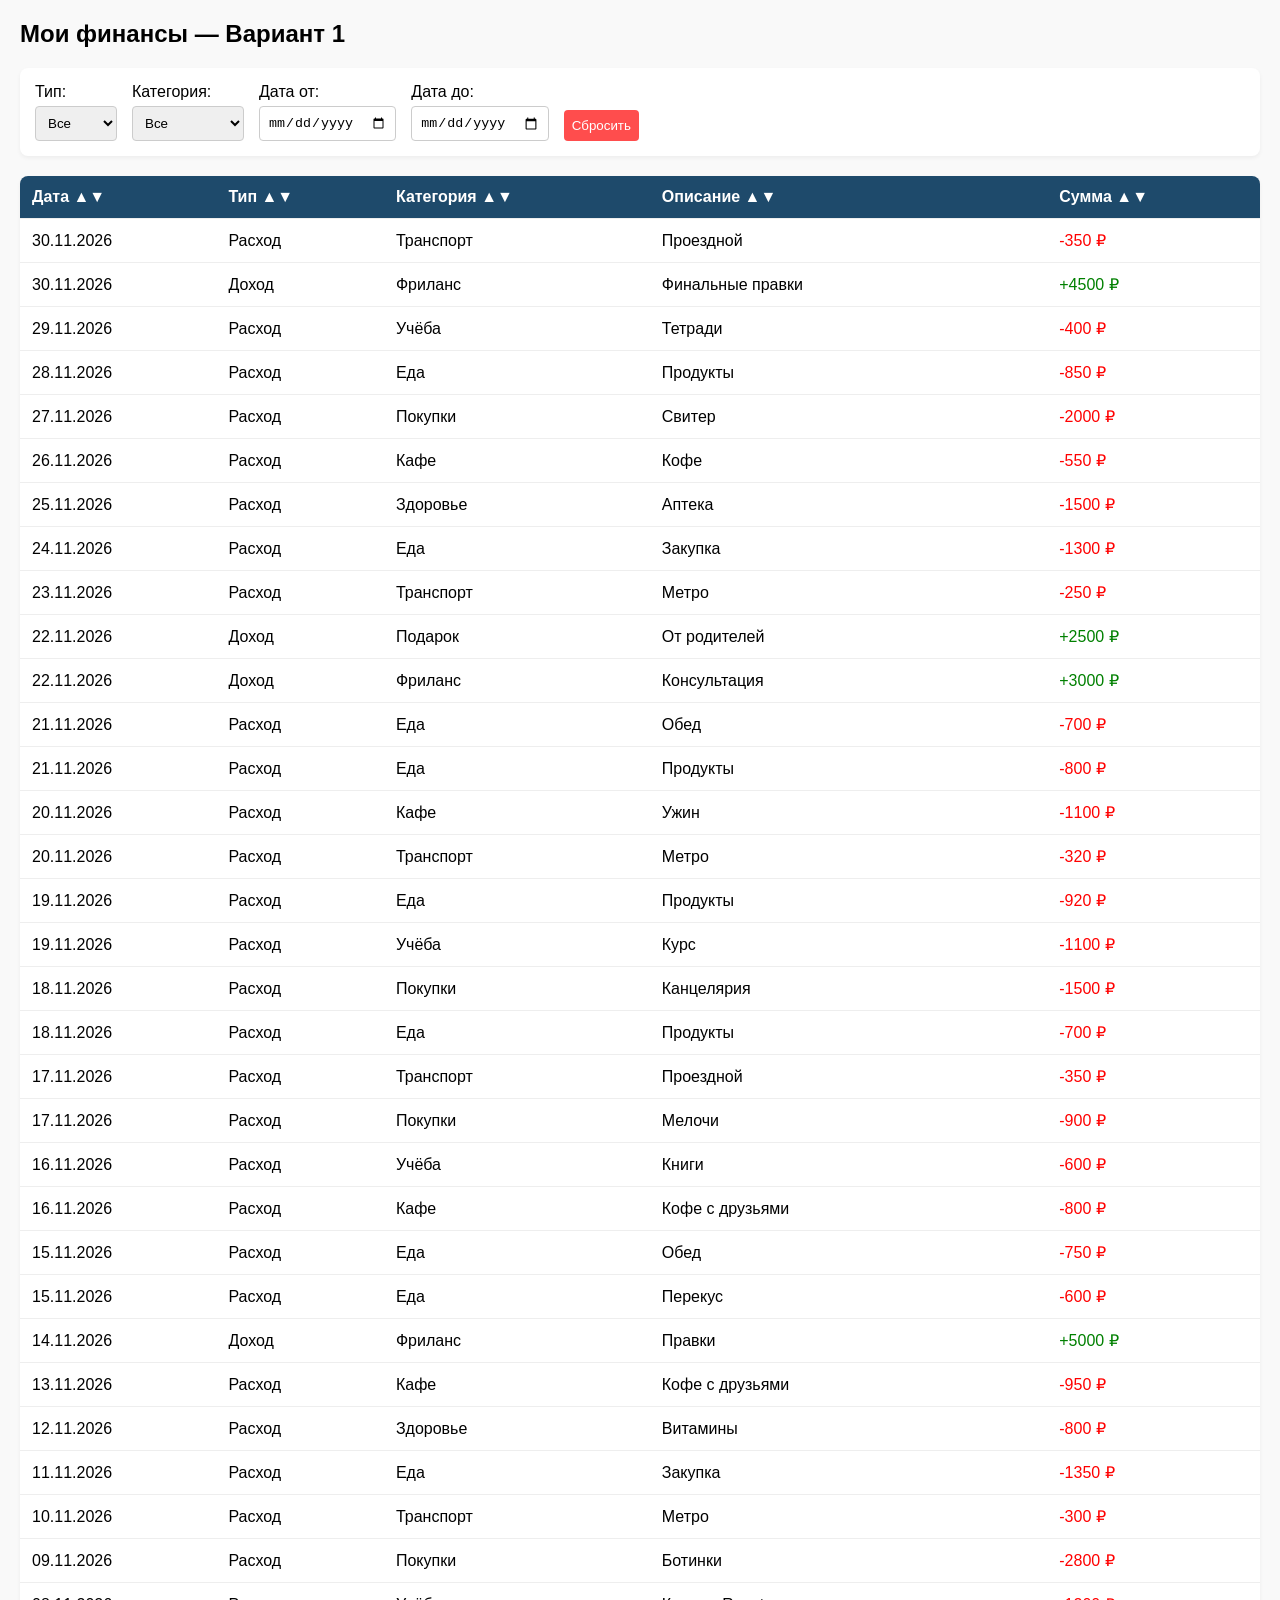
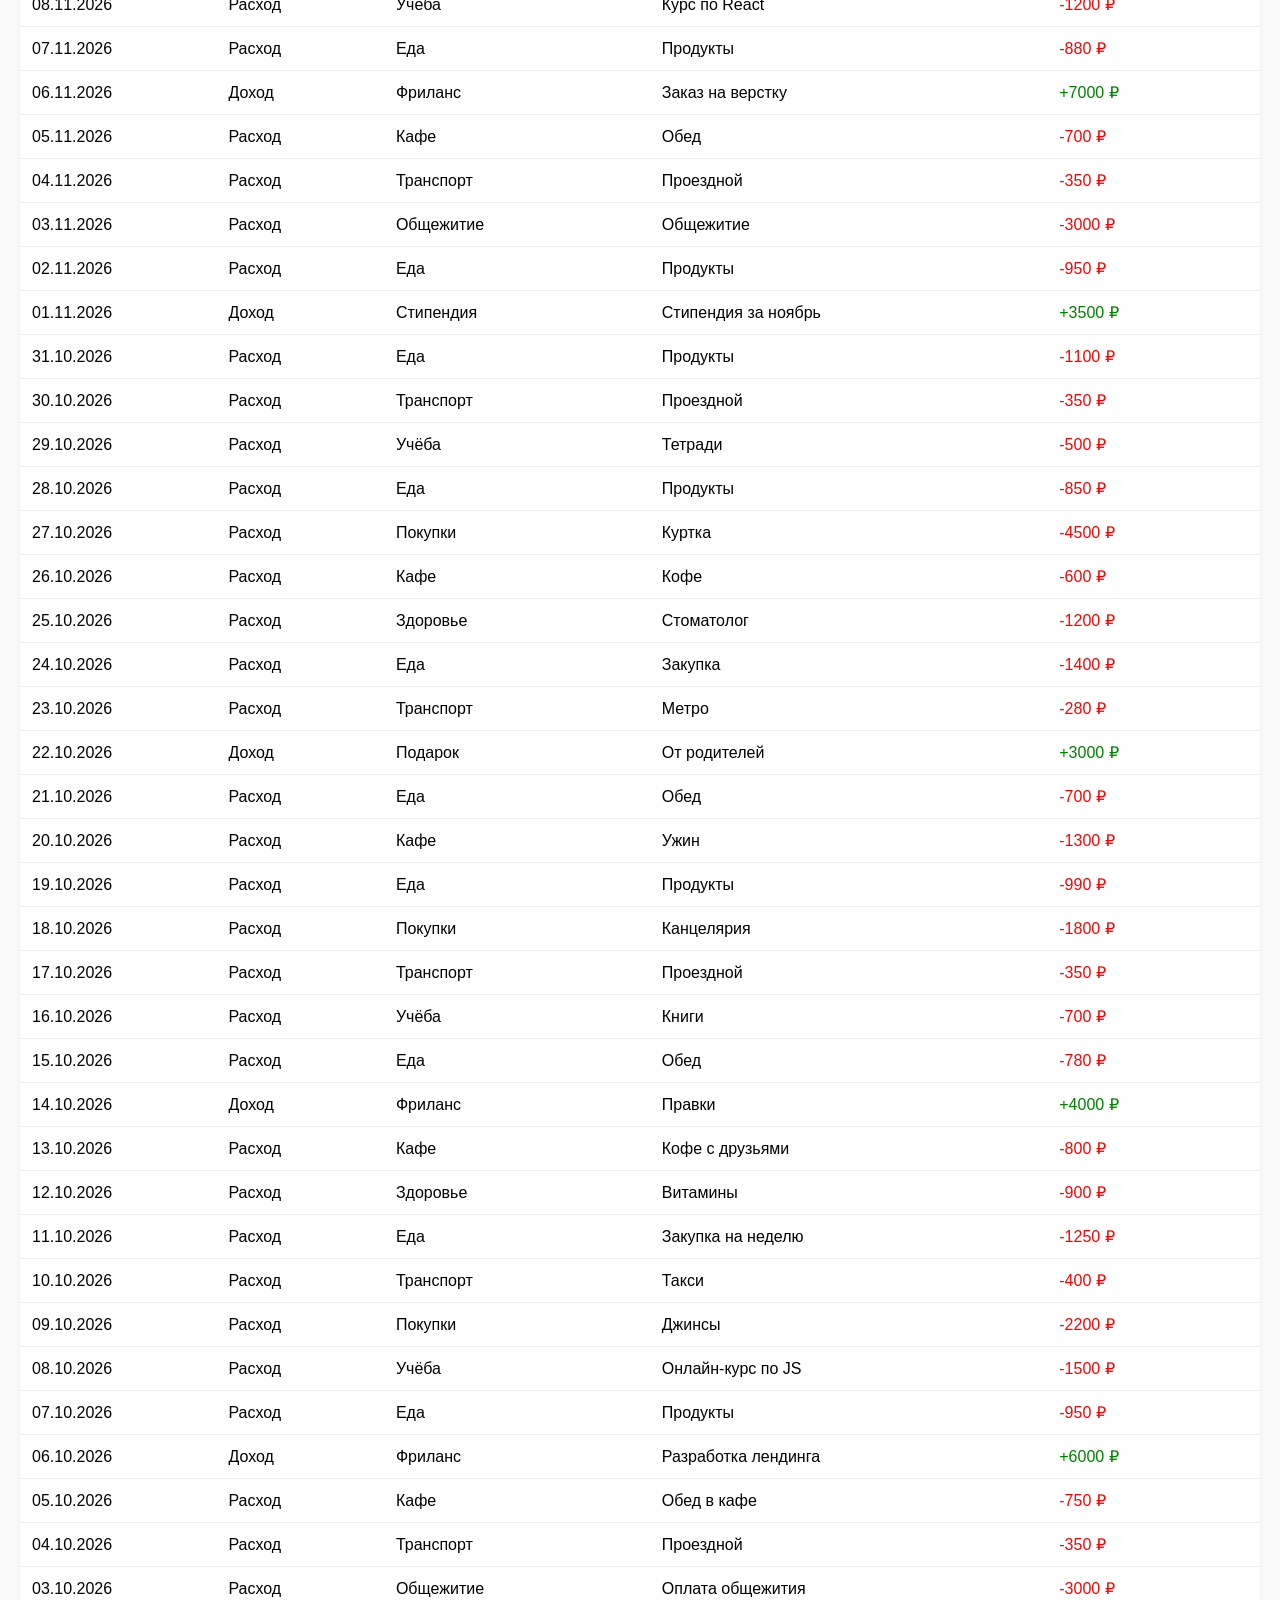
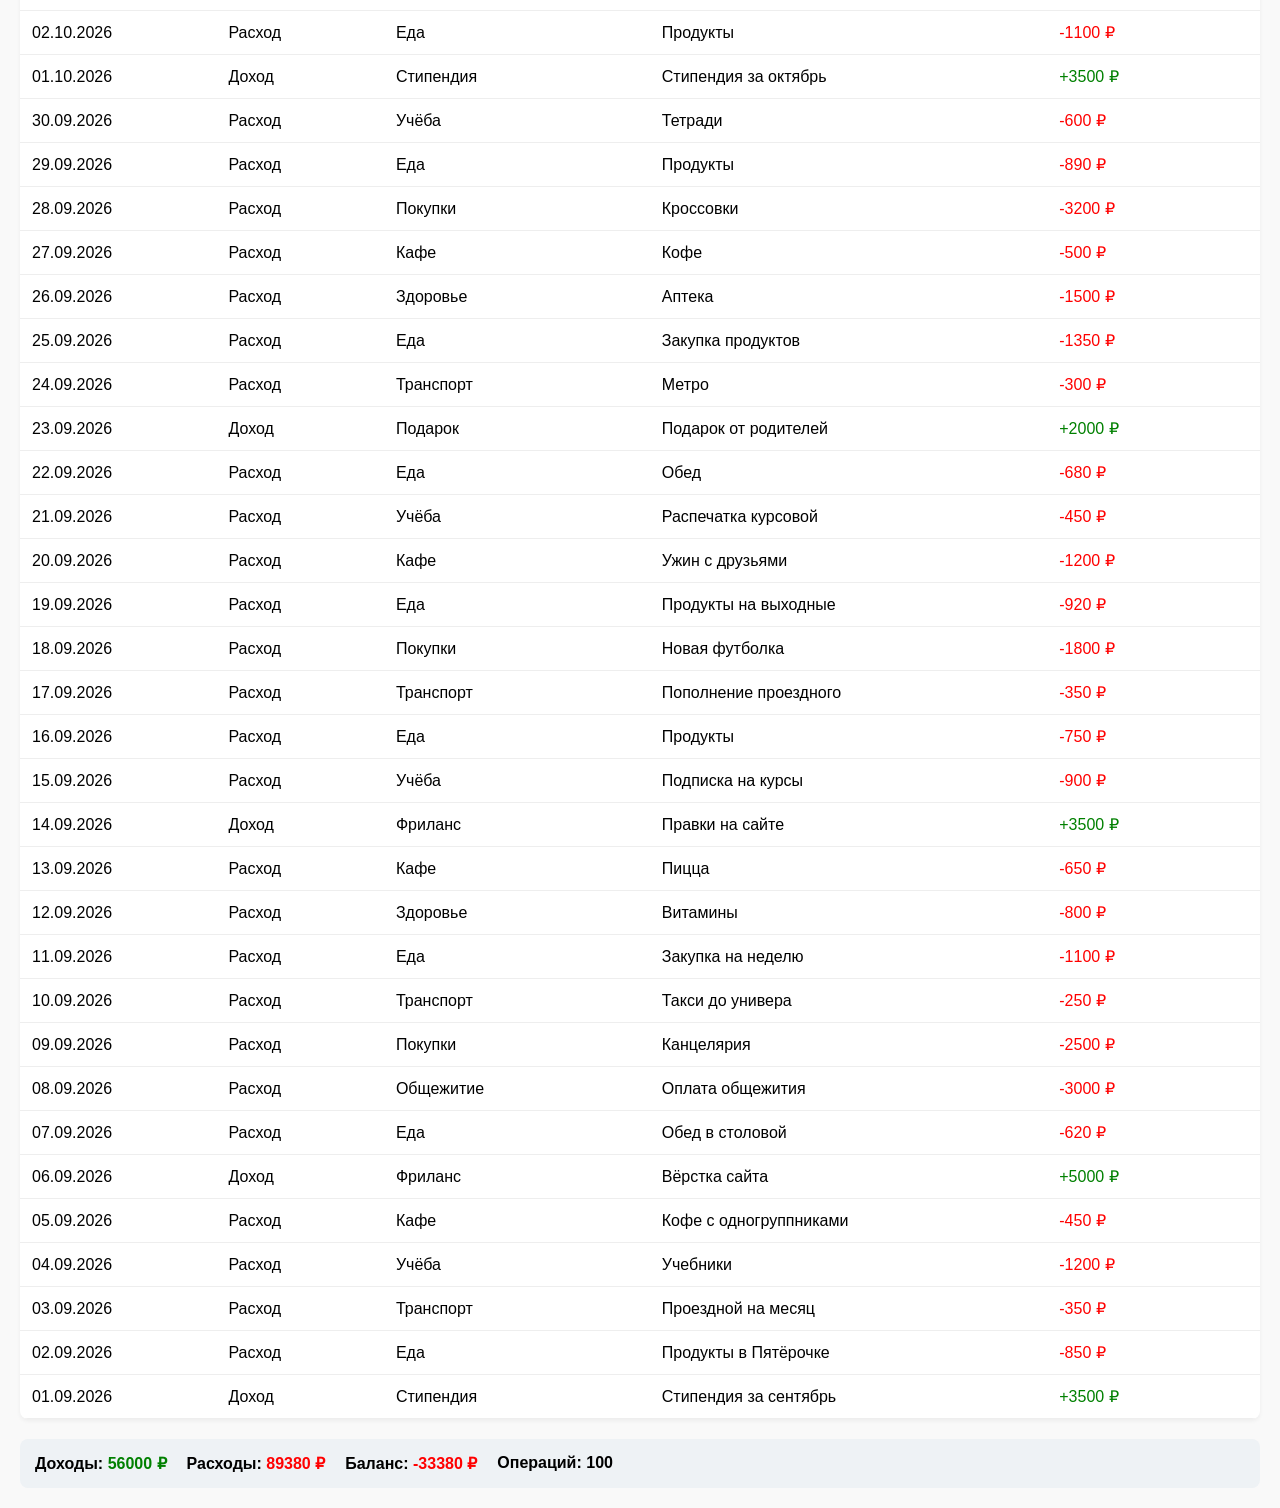
<file: Seminary/Task10/Task10.html>
<!DOCTYPE html>
<html lang="ru">
<head>
    <meta charset="UTF-8">
    <title>Мои финансы</title>
    <style>
        body { font-family: Arial, sans-serif; margin: 20px; background-color: #f9f9f9; }
        .filters { display: flex; gap: 15px; align-items: flex-end; margin-bottom: 20px; background: #fff; padding: 15px; border-radius: 8px; box-shadow: 0 2px 4px rgba(0,0,0,0.05); }
        .filter-group { display: flex; flex-direction: column; gap: 5px; }
        select, input, button { padding: 8px; border: 1px solid #ccc; border-radius: 4px; }
        button { background-color: #ff4d4d; color: white; border: none; cursor: pointer; }
        button:hover { background-color: #e60000; }
        table { width: 100%; border-collapse: collapse; background: white; border-radius: 8px; overflow: hidden; box-shadow: 0 2px 4px rgba(0,0,0,0.05); }
        th, td { padding: 12px; text-align: left; border-bottom: 1px solid #eee; }
        th { background-color: #1e4a6b; color: white; cursor: pointer; user-select: none; }
        th:hover { background-color: #15334d; }
        .summary { display: flex; gap: 20px; margin-top: 20px; padding: 15px; background: #eef2f5; border-radius: 8px; font-weight: bold; }
        .income { color: green; }
        .expense { color: red; }
    </style>
</head>
<body>

    <h2>Мои финансы — Вариант 1</h2>

    <div class="filters">
        <div class="filter-group">
            <label>Тип:</label>
            <select id="filterType" onchange="renderTable()">
                <option value="Все">Все</option>
                <option value="income">Доход</option>
                <option value="expense">Расход</option>
            </select>
        </div>
        <div class="filter-group">
            <label>Категория:</label>
            <select id="filterCategory" onchange="renderTable()">
                <option value="Все">Все</option>
            </select>
        </div>
        <div class="filter-group">
            <label>Дата от:</label>
            <input type="date" id="filterDateFrom" onchange="renderTable()">
        </div>
        <div class="filter-group">
            <label>Дата до:</label>
            <input type="date" id="filterDateTo" onchange="renderTable()">
        </div>
        <button onclick="resetFilters()">Сбросить</button>
    </div>

    <table>
        <thead>
            <tr>
                <th onclick="changeSort('date')">Дата ▲▼</th>
                <th onclick="changeSort('type')">Тип ▲▼</th>
                <th onclick="changeSort('category')">Категория ▲▼</th>
                <th onclick="changeSort('description')">Описание ▲▼</th>
                <th onclick="changeSort('amount')">Сумма ▲▼</th>
            </tr>
        </thead>
        <tbody id="tableBody"></tbody>
    </table>

    <div class="summary">
        <div>Доходы: <span id="totalIncome" class="income">0 ₽</span></div>
        <div>Расходы: <span id="totalExpense" class="expense">0 ₽</span></div>
        <div>Баланс: <span id="totalBalance">0 ₽</span></div>
        <div>Операций: <span id="totalOperations">0</span></div>
    </div>

    <script>
        let transactions = [];
        let currentSortField = 'date';
        let currentSortOrder = 'desc';

        const dictionary = {
            'income': 'Доход',
            'expense': 'Расход',
            'scholarship': 'Стипендия',
            'food': 'Еда',
            'transport': 'Транспорт',
            'study': 'Учёба',
            'cafe': 'Кафе',
            'freelance': 'Фриланс',
            'dorm': 'Общежитие',
            'shopping': 'Покупки',
            'health': 'Здоровье',
            'gift': 'Подарок'
        };

        async function loadData() {
            try {
                const response = await fetch('Вариант 1.json');
                if (!response.ok) throw new Error('Ошибка загрузки данных');
                transactions = await response.json();
                initCategoryFilter();
                renderTable();
            } catch (error) {
                console.error(error);
                document.getElementById('tableBody').innerHTML = `<tr><td colspan="5" style="color:red; text-align:center;">Не удалось загрузить данные из Вариант 1.json</td></tr>`;
            }
        }

        function initCategoryFilter() {
            const categories = new Set(transactions.map(t => t.category));
            const select = document.getElementById('filterCategory');
            categories.forEach(cat => {
                const opt = document.createElement('option');
                opt.value = cat;
                opt.textContent = dictionary[cat] || cat;
                select.appendChild(opt);
            });
        }

        function changeSort(field) {
            if (currentSortField === field) {
                currentSortOrder = currentSortOrder === 'asc' ? 'desc' : 'asc';
            } else {
                currentSortField = field;
                currentSortOrder = 'asc';
            }
            renderTable();
        }

        function renderTable() {
            const typeFilter = document.getElementById('filterType').value;
            const categoryFilter = document.getElementById('filterCategory').value;
            const dateFrom = document.getElementById('filterDateFrom').value;
            const dateTo = document.getElementById('filterDateTo').value;

            let filtered = transactions.filter(t => {
                if (typeFilter !== 'Все' && t.type !== typeFilter) return false;
                if (categoryFilter !== 'Все' && t.category !== categoryFilter) return false;
                if (dateFrom && t.date < dateFrom) return false;
                if (dateTo && t.date > dateTo) return false;
                return true;
            });

            filtered.sort((a, b) => {
                let valA = a[currentSortField];
                let valB = b[currentSortField];
                if (currentSortField === 'amount') {
                    return currentSortOrder === 'asc' ? valA - valB : valB - valA;
                }
                return currentSortOrder === 'asc' 
                    ? String(valA).localeCompare(String(valB)) 
                    : String(valB).localeCompare(String(valA));
            });

            const tbody = document.getElementById('tableBody');
            tbody.innerHTML = '';
            let income = 0, expense = 0;

            filtered.forEach(t => {
                const row = document.createElement('tr');
                const formattedDate = t.date.split('-').reverse().join('.');
                const isIncome = t.type === 'income';
                const amountClass = isIncome ? 'income' : 'expense';
                const formattedAmount = (isIncome ? '+' : '-') + t.amount + ' ₽';

                row.innerHTML = `
                    <td>${formattedDate}</td>
                    <td>${dictionary[t.type] || t.type}</td>
                    <td>${dictionary[t.category] || t.category}</td>
                    <td>${t.description}</td>
                    <td class="${amountClass}">${formattedAmount}</td>
                `;
                tbody.appendChild(row);

                if (isIncome) income += t.amount;
                else expense += t.amount;
            });

            document.getElementById('totalIncome').textContent = income + ' ₽';
            document.getElementById('totalExpense').textContent = expense + ' ₽';
            const balance = income - expense;
            const balanceSpan = document.getElementById('totalBalance');
            balanceSpan.textContent = balance + ' ₽';
            balanceSpan.className = balance >= 0 ? 'income' : 'expense';
            document.getElementById('totalOperations').textContent = filtered.length;
        }

        function resetFilters() {
            document.getElementById('filterType').value = 'Все';
            document.getElementById('filterCategory').value = 'Все';
            document.getElementById('filterDateFrom').value = '';
            document.getElementById('filterDateTo').value = '';
            renderTable();
        }

        window.onload = loadData;
    </script>
</body>
</html>
</file>
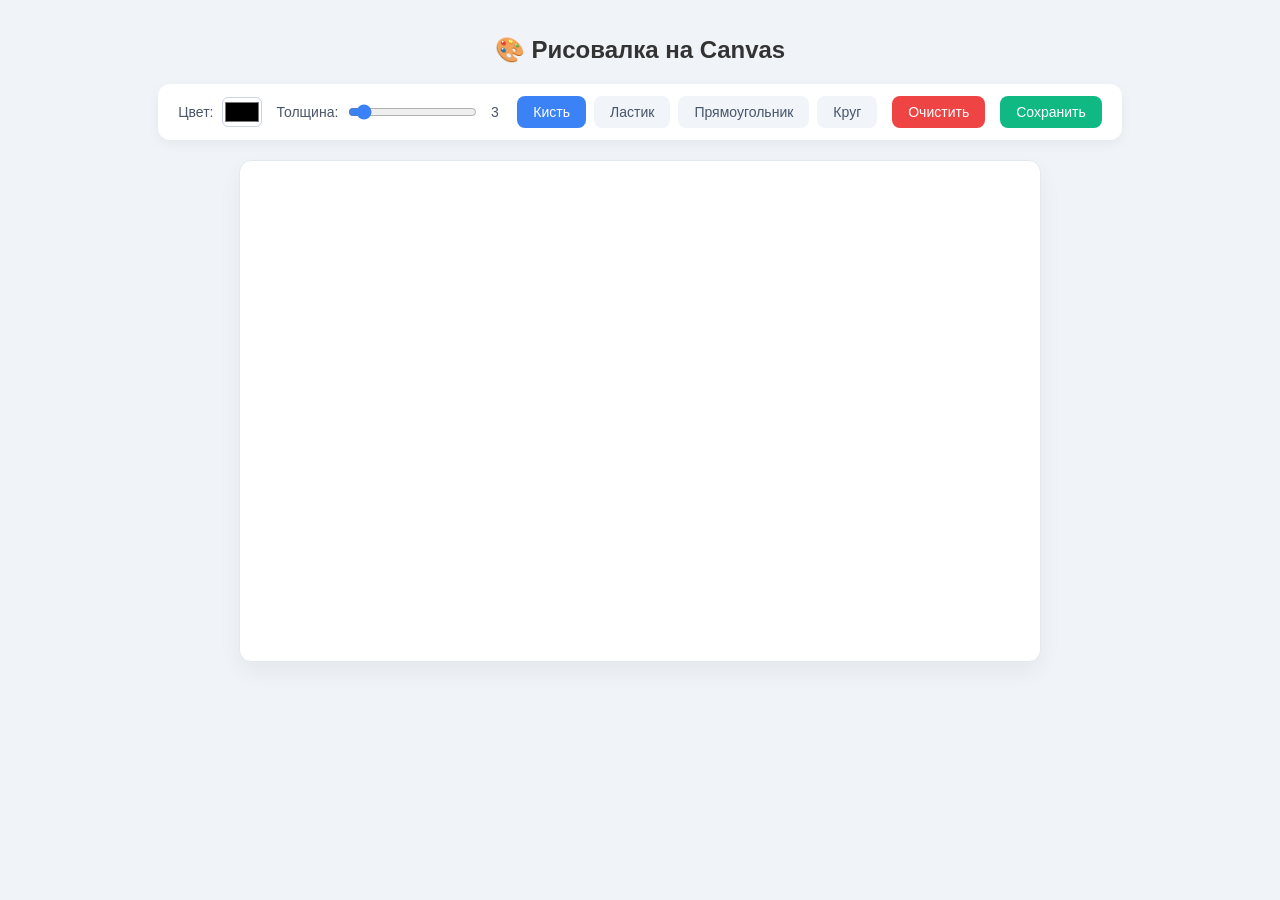
<file: Seminary/Task7/Task7.html>
<!DOCTYPE html>
<html lang="ru">
<head>
    <meta charset="UTF-8">
    <meta name="viewport" content="width=device-width, initial-scale=1.0">
    <title>Рисовалка на Canvas</Canvas></title>
    <style>
        body {
            font-family: -apple-system, BlinkMacSystemFont, "Segoe UI", Roboto, Helvetica, Arial, sans-serif;
            background-color: #f0f4f8;
            display: flex;
            flex-direction: column;
            align-items: center;
            padding: 20px;
            margin: 0;
        }

        h1 {
            color: #333;
            margin-bottom: 20px;
            font-size: 24px;
        }

        .toolbar {
            background-color: #ffffff;
            padding: 12px 20px;
            border-radius: 12px;
            box-shadow: 0 4px 12px rgba(0, 0, 0, 0.05);
            display: flex;
            align-items: center;
            gap: 15px;
            margin-bottom: 20px;
            flex-wrap: wrap;
        }

        .tool {
            display: flex;
            align-items: center;
            gap: 8px;
            font-size: 14px;
            color: #4a5568;
            font-weight: 500;
        }

        input[type="color"] {
            border: 1px solid #cbd5e1;
            border-radius: 6px;
            width: 40px;
            height: 30px;
            cursor: pointer;
            background: none;
            padding: 0;
        }

        input[type="range"] {
            cursor: pointer;
            accent-color: #3b82f6;
        }

        .thickness-value {
            min-width: 15px;
            text-align: center;
            font-variant-numeric: tabular-nums;
        }

        .tool-btn, .btn-clear, .btn-save {
            border: none;
            padding: 8px 16px;
            font-size: 14px;
            font-weight: 500;
            border-radius: 8px;
            cursor: pointer;
            transition: all 0.2s ease;
        }

        .tool-btn {
            background-color: #f1f5f9;
            color: #475569;
        }

        .tool-btn:hover {
            background-color: #e2e8f0;
        }

        .tool-btn.active {
            background-color: #3b82f6;
            color: #ffffff;
        }

        .btn-clear {
            background-color: #ef4444;
            color: white;
            margin-left: auto;
        }

        .btn-clear:hover {
            background-color: #dc2626;
        }

        .btn-save {
            background-color: #10b981;
            color: white;
        }

        .btn-save:hover {
            background-color: #059669;
        }

        .canvas-wrapper {
            background-color: #ffffff;
            border-radius: 12px;
            box-shadow: 0 10px 25px rgba(0, 0, 0, 0.05);
            overflow: hidden;
            border: 1px solid #e2e8f0;
            line-height: 0;
        }

        canvas {
            cursor: crosshair;
            display: block;
        }
    </style>
</head>
<body>

    <h1>🎨 Рисовалка на Canvas</h1>

    <div class="toolbar">
        <div class="tool">
            <label for="colorPicker">Цвет:</label>
            <input type="color" id="colorPicker" value="#000000">
        </div>
        <div class="tool">
            <label for="thickness">Толщина:</label>
            <input type="range" id="thickness" min="1" max="30" value="3">
            <span class="thickness-value" id="thicknessValue">3</span>
        </div>
        <div class="tool">
            <button class="tool-btn active" data-tool="brush">Кисть</button>
            <button class="tool-btn" data-tool="eraser">Ластик</button>
            <button class="tool-btn" data-tool="rect">Прямоугольник</button>
            <button class="tool-btn" data-tool="circle">Круг</button>
        </div>
        <button class="btn-clear" id="clearBtn">Очистить</button>
        <button class="btn-save" id="saveBtn">Сохранить</button>
    </div>

    <div class="canvas-wrapper">
        <canvas id="canvas" width="800" height="500"></canvas>
    </div>

    <script>
        const canvas = document.getElementById('canvas');
        const ctx = canvas.getContext('2d');
        const colorPicker = document.getElementById('colorPicker');
        const thicknessSlider = document.getElementById('thickness');
        const thicknessValue = document.getElementById('thicknessValue');
        const toolButtons = document.querySelectorAll('.tool-btn');
        const clearBtn = document.getElementById('clearBtn');
        const saveBtn = document.getElementById('saveBtn');

        let isDrawing = false;
        let currentTool = 'brush';
        let startX = 0, startY = 0;
        let lastX = 0, lastY = 0;
        let snapshot = null;

        function initBrush() {
            ctx.lineCap = 'round';
            ctx.lineJoin = 'round';
            ctx.strokeStyle = colorPicker.value;
            ctx.lineWidth = thicknessSlider.value;
            ctx.globalCompositeOperation = 'source-over';
        }
        initBrush();

        function getMousePos(e) {
            const rect = canvas.getBoundingClientRect();
            return {
                x: e.clientX - rect.left,
                y: e.clientY - rect.top
            };
        }

        canvas.addEventListener('mousedown', (e) => {
            isDrawing = true;
            const pos = getMousePos(e);
            startX = pos.x;
            startY = pos.y;
            lastX = pos.x;
            lastY = pos.y;

            ctx.lineWidth = thicknessSlider.value;
            
            if (currentTool === 'eraser') {
                ctx.globalCompositeOperation = 'destination-out';
            } else {
                ctx.globalCompositeOperation = 'source-over';
                ctx.strokeStyle = colorPicker.value;
            }

            if (currentTool === 'rect' || currentTool === 'circle') {
                snapshot = ctx.getImageData(0, 0, canvas.width, canvas.height);
            }
        });

        canvas.addEventListener('mousemove', (e) => {
            if (!isDrawing) return;
            const pos = getMousePos(e);

            if (currentTool === 'brush' || currentTool === 'eraser') {
                ctx.beginPath();
                ctx.moveTo(lastX, lastY);
                ctx.lineTo(pos.x, pos.y);
                ctx.stroke();
                lastX = pos.x;
                lastY = pos.y;
            } else {
                ctx.putImageData(snapshot, 0, 0);
                
                if (currentTool === 'rect') {
                    ctx.strokeRect(startX, startY, pos.x - startX, pos.y - startY);
                } else if (currentTool === 'circle') {
                    const cx = (startX + pos.x) / 2;
                    const cy = (startY + pos.y) / 2;
                    const rx = Math.abs(pos.x - startX) / 2;
                    const ry = Math.abs(pos.y - startY) / 2;
                    
                    ctx.beginPath();
                    ctx.ellipse(cx, cy, rx, ry, 0, 0, Math.PI * 2);
                    ctx.stroke();
                }
            }
        });

        canvas.addEventListener('mouseup', () => isDrawing = false);
        canvas.addEventListener('mouseleave', () => isDrawing = false);

        toolButtons.forEach(btn => {
            btn.addEventListener('click', (e) => {
                toolButtons.forEach(b => b.classList.remove('active'));
                e.target.classList.add('active');
                currentTool = e.target.getAttribute('data-tool');
            });
        });

        thicknessSlider.addEventListener('input', (e) => {
            thicknessValue.textContent = e.target.value;
        });

        clearBtn.addEventListener('click', () => {
            ctx.clearRect(0, 0, canvas.width, canvas.height);
        });

        saveBtn.addEventListener('click', () => {
            const tempCanvas = document.createElement('canvas');
            tempCanvas.width = canvas.width;
            tempCanvas.height = canvas.height;
            const tempCtx = tempCanvas.getContext('2d');
            
            tempCtx.fillStyle = '#ffffff';
            tempCtx.fillRect(0, 0, tempCanvas.width, tempCanvas.height);
            
            tempCtx.drawImage(canvas, 0, 0);
            
            const dataURL = tempCanvas.toDataURL('image/png');
            const link = document.createElement('a');
            link.download = 'my-drawing.png';
            link.href = dataURL;
            link.click();
        });
    </script>
</body>
</html>
</file>
<file: Seminary/Task2/main.css>
.button {
    border-radius: 8px;
    padding: 10px 30px;
    border: none;
    cursor: pointer;
    transition: all 0.3s ease;
    align-items: center;
    gap: 10px;
    font-family: 'Roboto', sans-serif;
    font-size: 16px;
    font-weight: bold;
    display: inline-flex;
}

.button:nth-of-type(odd) {
    background-color: #ff7675;
    color: white;
}

.button:nth-of-type(even) {
    background-color: #4bcffa;
    color: white;
}

.button:first-of-type {
    background-color: #ff7675; 
    color: white;
}

.button:last-of-type {
    box-shadow: 0 4px 10px rgba(0, 0, 0, 0.3);
}

.button:nth-of-type(3n) {
    border-bottom: 4px solid #1e293b;
    border-right: 4px solid #1e293b;
}

.button:nth-of-type(even):hover {
    background-color: #0bc4ff;
}

.button:nth-of-type(odd):hover {
    transform: scale(1.1); 
}

h2>span {
    font-weight: bold;
    text-decoration: underline;
    color: #ef5350;
}

.red-text {
    color: #ef5350;
    font-weight: bold;
}

mark {
    background-color: #ffe082;
    padding: 2px 5px;
}

body {
    font-family: 'Roboto', sans-serif;
    font-size: 20px;
    line-height: 1.6;
    color: #333333;
    max-width: 900px;
    margin: 0 auto;
    padding: 20px;
}

h2 {
    font-size: 32px;
    text-align: center;
    margin-bottom: 30px;
    color: #29b6f6;
}

.buttons-container {
    display: flex;
    flex-wrap: wrap;
    gap: 15px;
    justify-content: center;
    margin-top: 40px;
}


.button .material-icons {
    font-size: 20px;
}

.main-title {
  font-family: "Oswald", sans-serif;
  font-optical-sizing: auto;
  font-weight: 400;
  font-style: normal;
}

.dialogue {
    font-family: 'Times New Roman', Times, serif;
    color: #555555;
}
</file>
